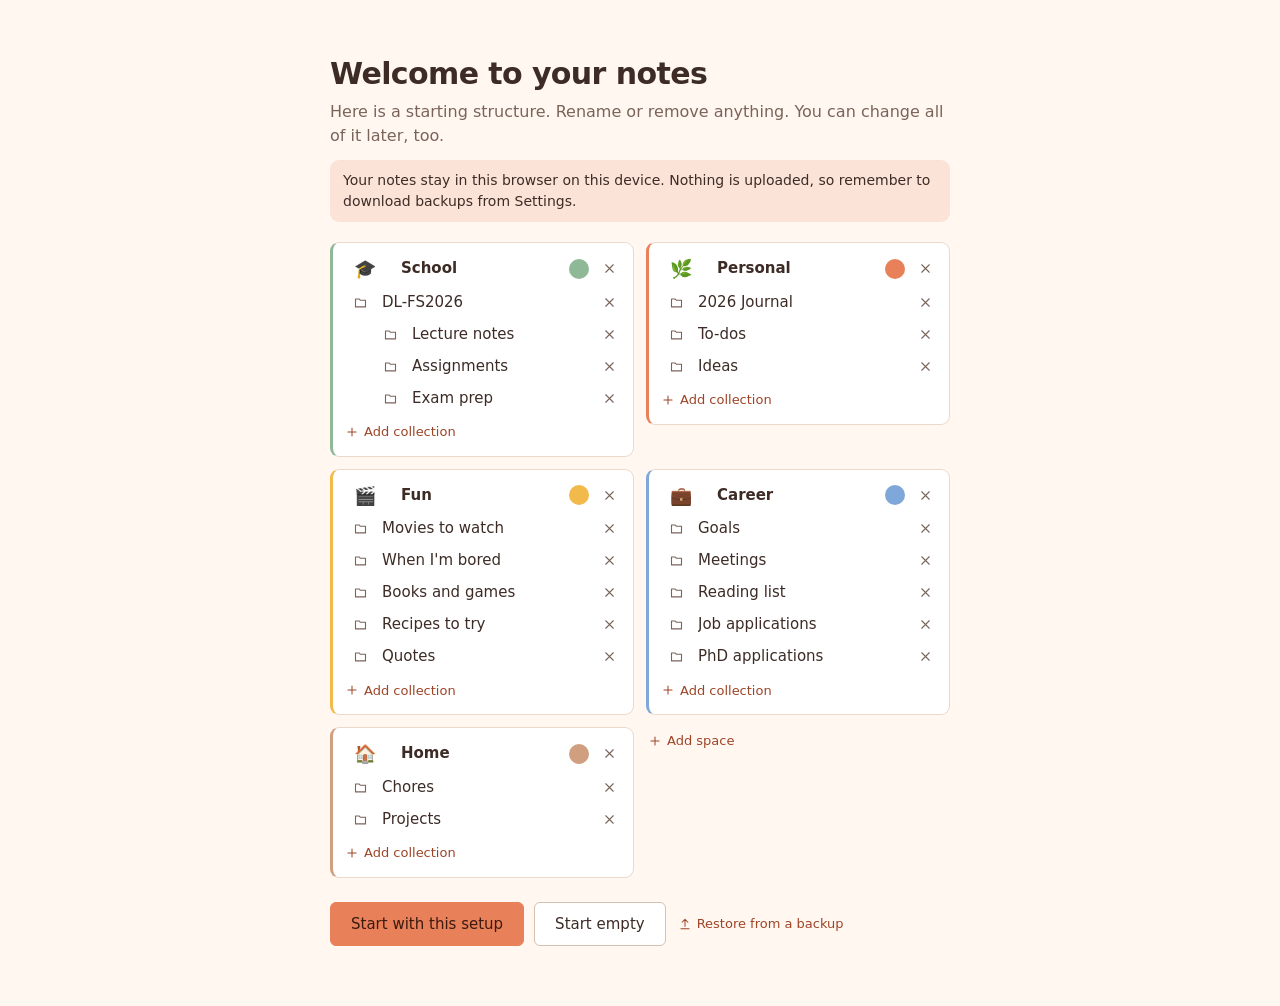
<file: index.html>
<!doctype html>
<html lang="en">
<head>
  <meta charset="utf-8">
  <meta name="viewport" content="width=device-width, initial-scale=1, viewport-fit=cover">
  <title>Notes</title>
  <meta name="description" content="A private, offline notes app. Everything stays in this browser.">
  <meta name="color-scheme" content="light dark">
  <!-- Enforces the promise of no external requests, and blocks scripts injected through note content. -->
  <meta http-equiv="Content-Security-Policy" content="default-src 'self'; img-src 'self' data: blob:; style-src 'self' https://accounts.google.com/gsi/style; script-src 'self' https://accounts.google.com/gsi/client; connect-src 'self' data: https://www.googleapis.com/drive/ https://www.googleapis.com/upload/drive/ https://www.googleapis.com/calendar/ https://accounts.google.com/gsi/ https://oauth2.googleapis.com/revoke https://*.workers.dev; frame-src 'self' https://accounts.google.com/gsi/; base-uri 'none'; form-action 'none'; object-src 'none'">
  <link rel="icon" href="data:image/svg+xml,%3Csvg xmlns='http://www.w3.org/2000/svg' viewBox='0 0 32 32'%3E%3Crect width='32' height='32' rx='7' fill='%23e8805a'/%3E%3Cpath d='M9 10h14M9 16h14M9 22h9' stroke='%23fff7f0' stroke-width='2.500' stroke-linecap='round'/%3E%3C/svg%3E">
  <link rel="apple-touch-icon" href="apple-touch-icon.png">
  <link rel="manifest" href="manifest.webmanifest">
  <meta name="theme-color" content="#fff7f0" media="(prefers-color-scheme: light)">
  <meta name="theme-color" content="#231a17" media="(prefers-color-scheme: dark)">
  <meta name="mobile-web-app-capable" content="yes">
  <meta name="apple-mobile-web-app-capable" content="yes">
  <meta name="apple-mobile-web-app-title" content="Notes">
  <link rel="stylesheet" href="css/theme.css">
  <link rel="stylesheet" href="css/app.css">
  <link rel="stylesheet" href="css/editor.css">
  <link rel="stylesheet" href="css/fields.css">
  <link rel="stylesheet" href="css/organize.css">
  <link rel="stylesheet" href="css/dashboard.css">
  <link rel="stylesheet" href="css/study.css">
  <link rel="stylesheet" href="css/timetable.css">
  <link rel="stylesheet" href="css/polish.css">
  <link rel="stylesheet" href="css/engage.css">
  <script src="js/boot.js"></script>
  <script type="module" src="js/app.js"></script>
</head>
<body>
  <div id="boot" class="boot">
    <p id="boot-loading" class="boot-loading">Opening your notes…</p>
    <div id="notice-file" class="boot-notice" hidden>
      <h1>This app needs a small local server</h1>
      <p>Browsers block JavaScript modules on pages opened directly from a file, so the app can't start this way. There are two ways to run it:</p>
      <h2>On your computer</h2>
      <p>In a terminal, go to this folder and run:</p>
      <pre><code>python3 -m http.server 8000</code></pre>
      <p>Then open <code>http://localhost:8000</code>.</p>
      <h2>Online</h2>
      <p>Publish the folder with GitHub Pages. Your notes still stay in your browser and are never uploaded.</p>
    </div>
    <div id="notice-failed" class="boot-notice" hidden>
      <h1>The app couldn't start</h1>
      <p>Try reloading the page. If that doesn't help, update your browser to a recent version. Your saved notes aren't affected.</p>
    </div>
    <noscript><div class="boot-notice"><h1>JavaScript is required</h1><p>This app runs entirely in your browser, so it needs JavaScript turned on.</p></div></noscript>
  </div>
</body>
</html>
</file>
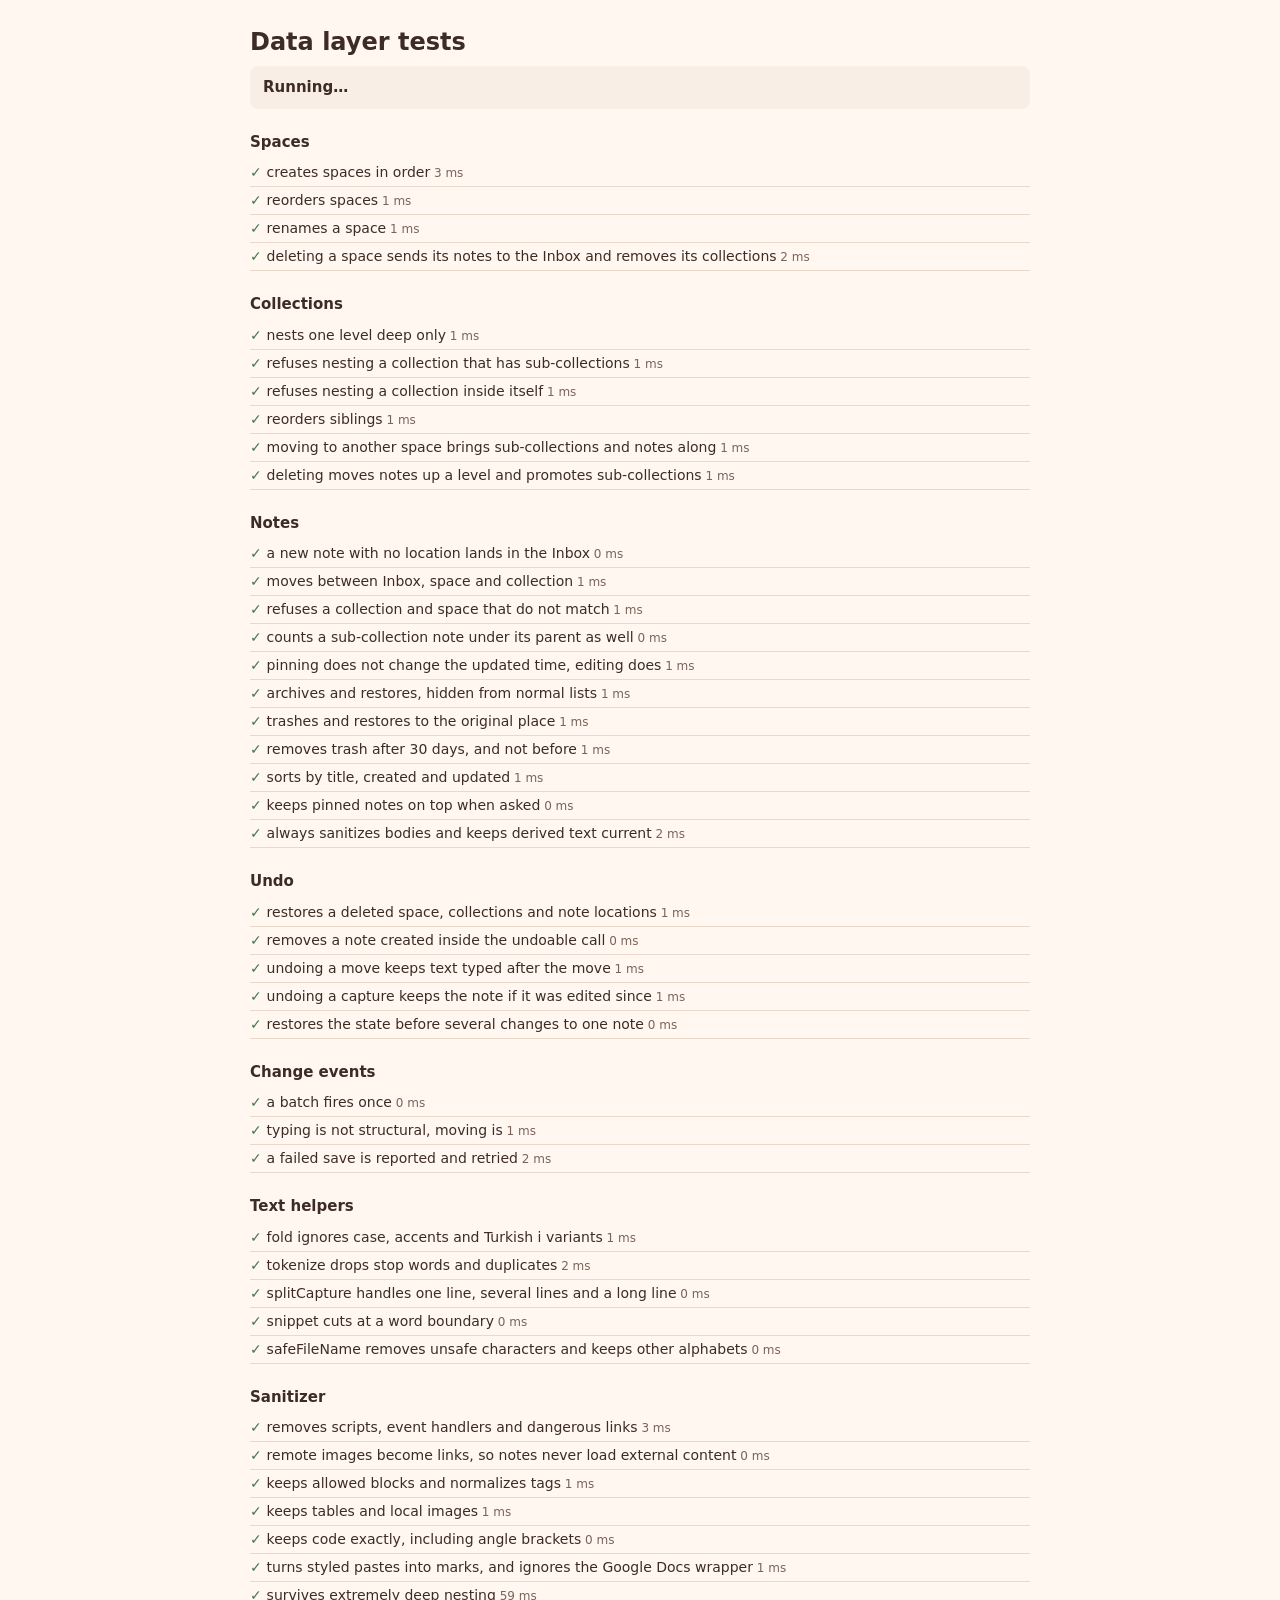
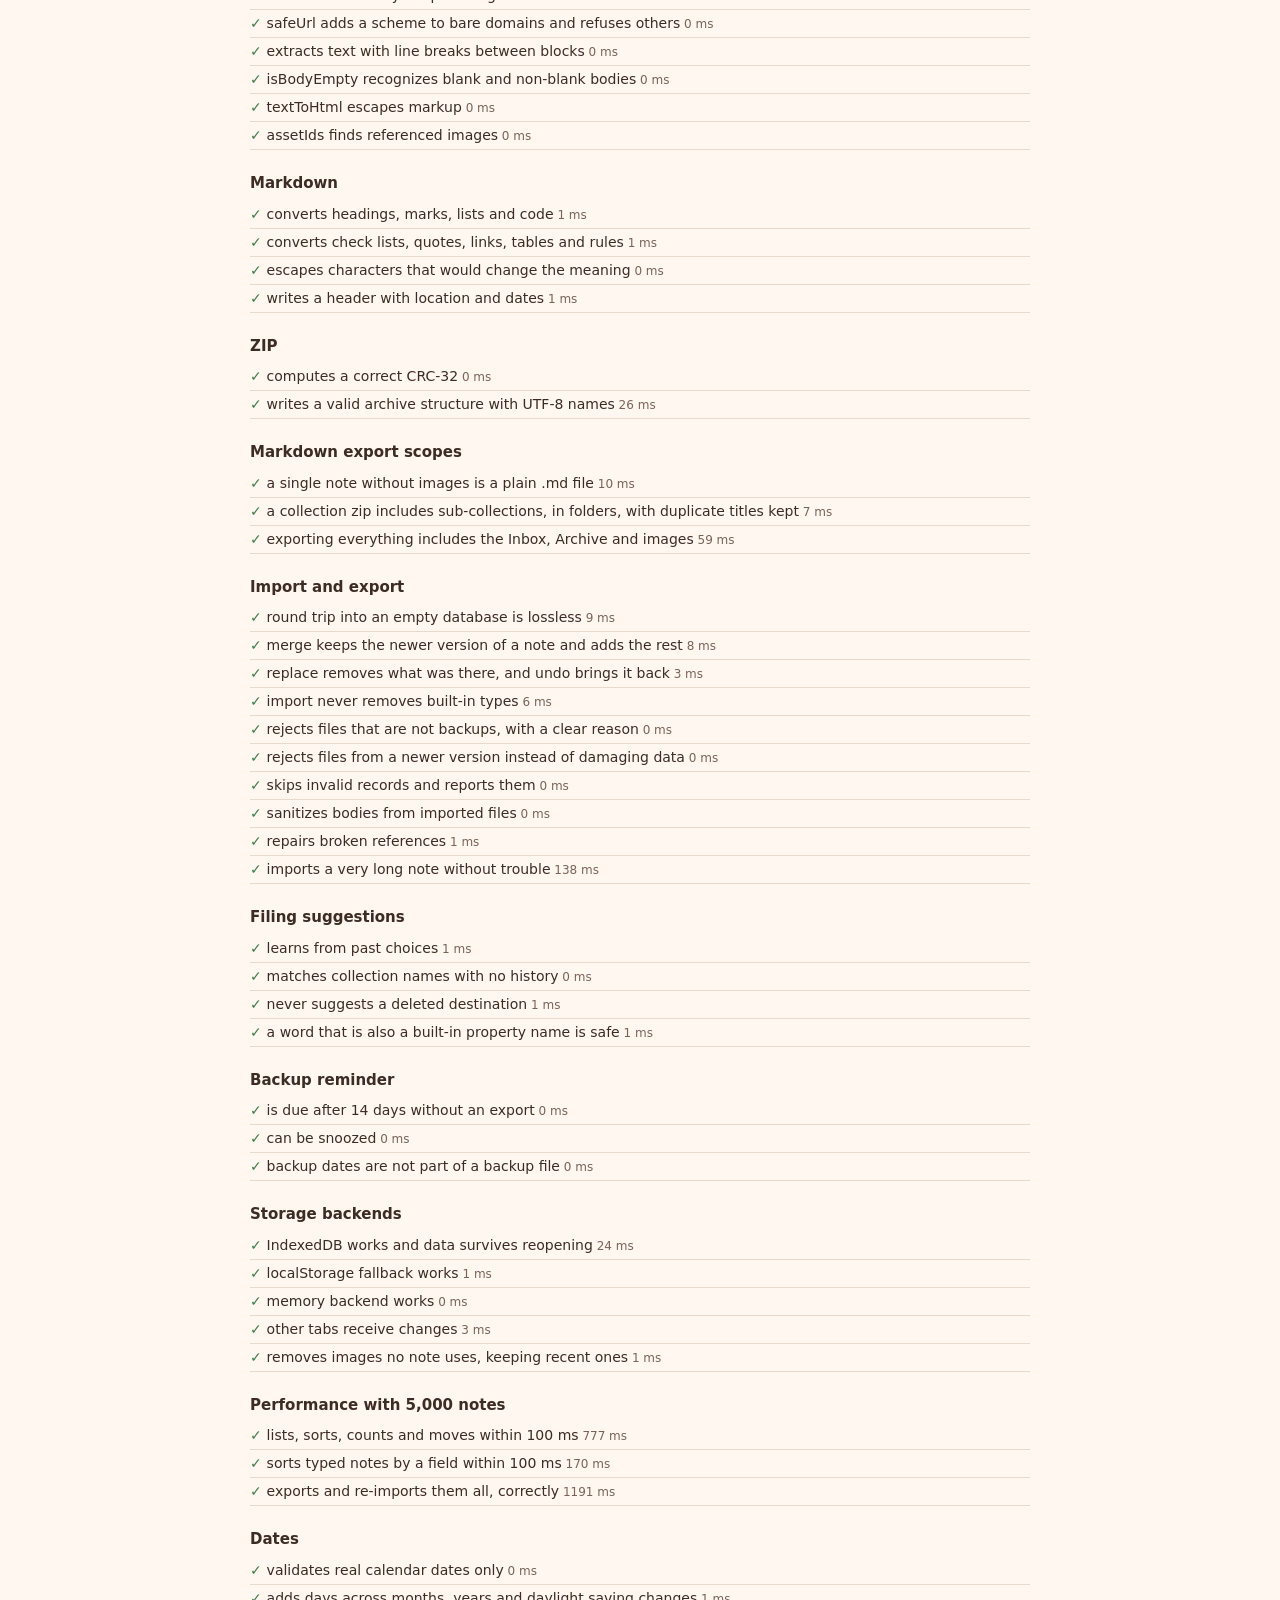
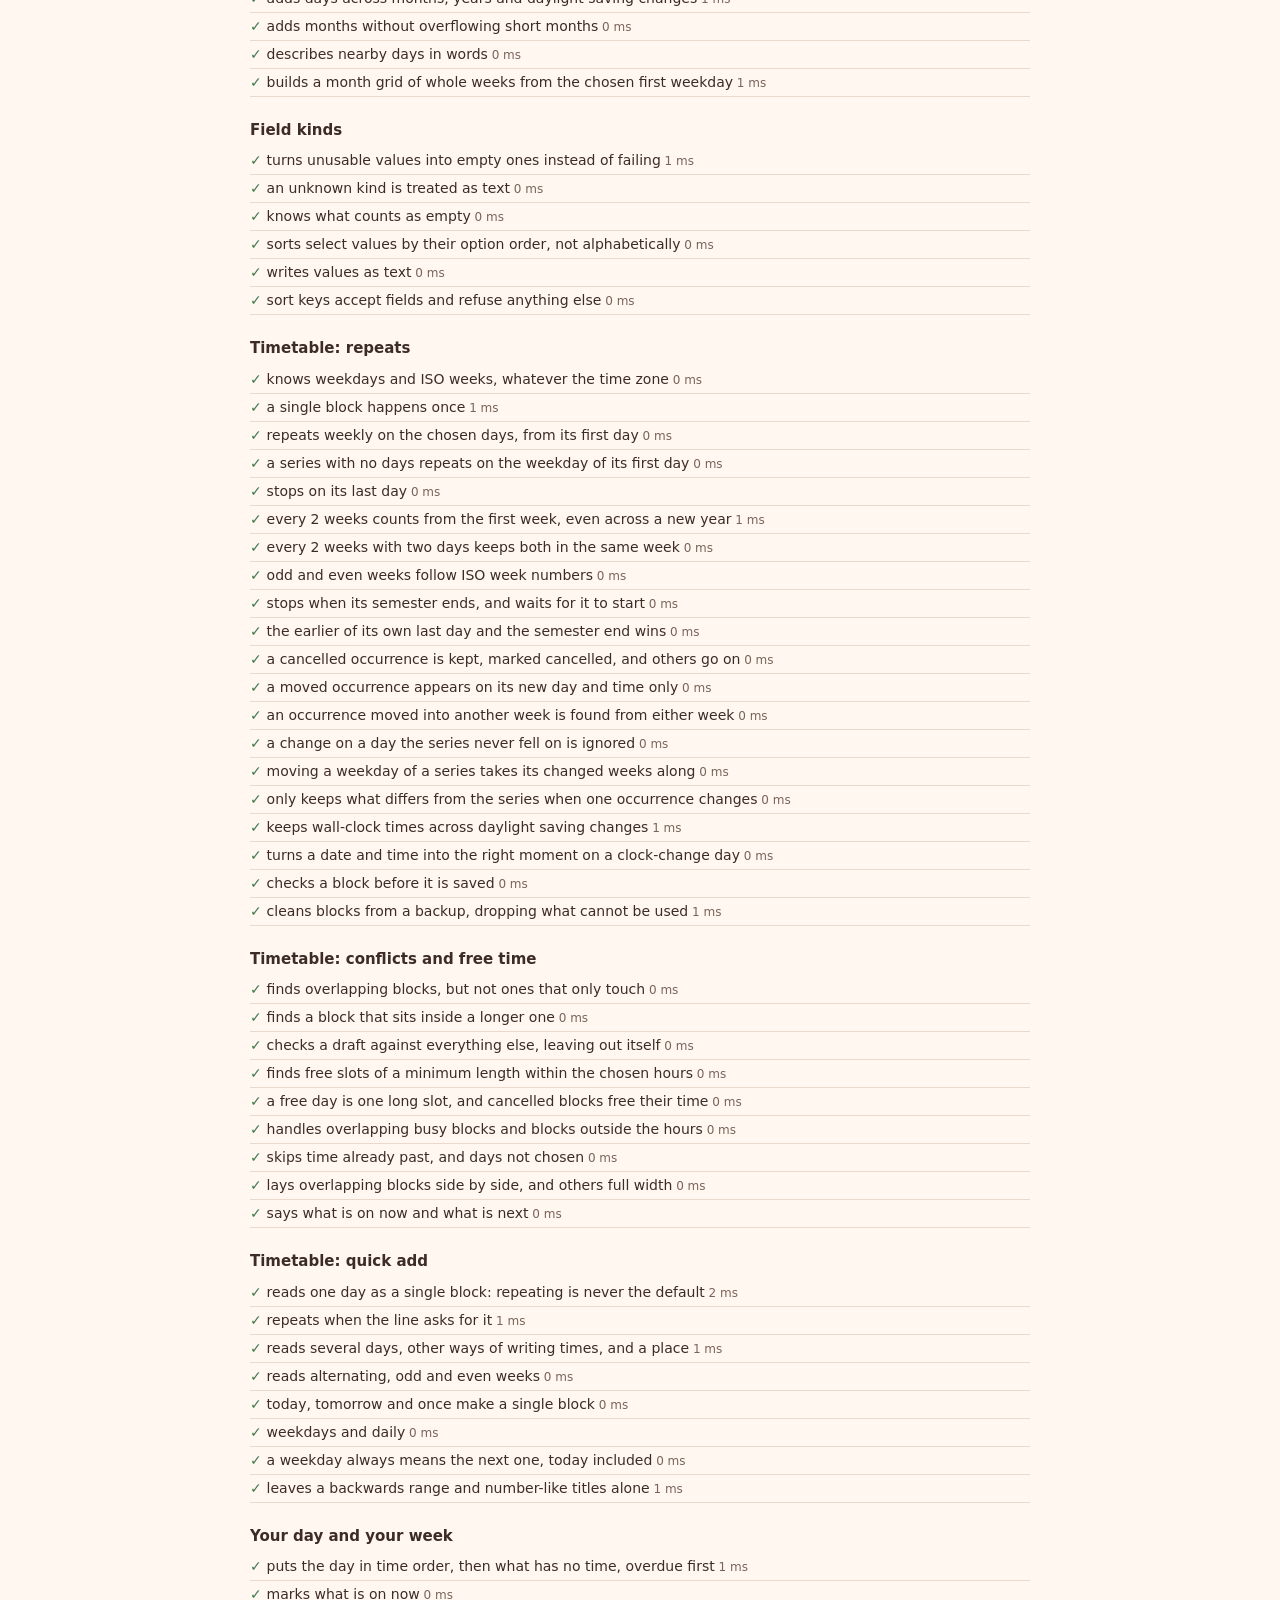
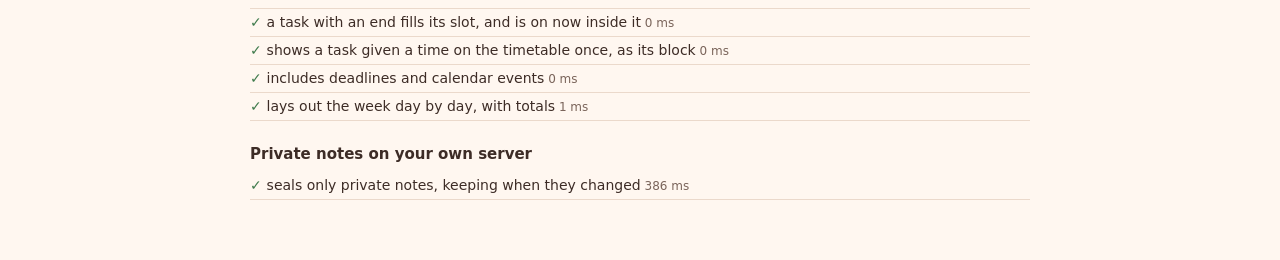
<file: tests.html>
<!doctype html>
<html lang="en">
<head>
  <meta charset="utf-8">
  <meta name="viewport" content="width=device-width, initial-scale=1">
  <title>Data layer tests</title>
  <link rel="icon" href="data:,">
  <link rel="stylesheet" href="css/theme.css">
  <link rel="stylesheet" href="css/tests.css">
</head>
<body>
  <main class="tests">
    <h1>Data layer tests</h1>
    <p id="summary" role="status" class="summary">Running…</p>
    <div id="results"></div>
  </main>
  <script type="module" src="js/tests/run.js"></script>
</body>
</html>
</file>
<file: css/theme.css>
/*
 * theme.css: design tokens, "Peach and sage". All colors are defined here, once for light and
 * once for dark; everything else refers to these variables and never to a hex value.
 *
 * Rules:
 *   - Coral (--accent) is only for primary buttons, progress bars, the active sidebar item and
 *     key highlights (today, counts that need attention). The cream and white base carries the rest.
 *   - Text never uses a fill color. --accent, --danger, --success and --warning are too light
 *     for text on cream, so each has an -ink partner that meets WCAG AA (4.5:1) on --bg, --sidebar,
 *     --card and --accent-soft. In dark mode the fill colors are light enough and the inks match them.
 *   - A space's color tints its notes, tags, timetable blocks and dashboard items: a soft mix for
 *     backgrounds and the solid color for small markers, always with --text on top.
 *   - Color never shows state on its own; an icon or a label goes with it.
 * --chart-line is checked for data marks (lightness, chroma, 3:1 contrast) against each theme's --bg.
 */
:root {
  color-scheme: light;

  /* The palette */
  --bg: #fff7f0;
  --sidebar: #f7e8dc;
  --card: #ffffff;
  --text: #3d2c26;
  --text-muted: #7a645a;
  --border: #ebd9cb;
  --accent: #e8805a;
  --accent-hover: #d96d46;
  --on-accent: #3d1a0e;
  --accent-soft: #fbe3d8;
  --space-school: #8fb996;
  --space-personal: #e8805a;
  --space-fun: #f2b94b;
  --space-career: #7fa7d9;
  --success: #6fa57a;
  --warning: #e0a23a;
  --danger: #d2574e;
  --radius: 9px;
  --focus-ring: #b4532f;

  /* Derived from the palette */
  --text-faint: var(--text-muted);
  --accent-ink: #9e4426;
  --danger-ink: #a63a33;
  --danger-hover: #8f2f29;
  --danger-soft: #f9e1dc;
  --success-ink: #3e7a4b;
  --warning-ink: #8a5a12;
  --warning-soft: #fcefd6;
  --warning-border: #ecc98a;
  --star: #b7791f;
  --on-space: #3d2c26;
  --border-strong: #d8c0ae;
  --bg-hover: rgba(122, 70, 40, 0.06);
  --bg-active: rgba(122, 70, 40, 0.1);
  --sidebar-hover: rgba(255, 255, 255, 0.6);
  --bg-code: #f9eee5;
  --chart-line: #c25a34;

  /* Space colors: twelve warm pastels. The first four are the default spaces' colors. */
  --c-sage: var(--space-school);
  --c-coral: var(--space-personal);
  --c-amber: var(--space-fun);
  --c-sky: var(--space-career);
  --c-rose: #e89aab;
  --c-plum: #b49cd6;
  --c-peach: #f5b08e;
  --c-teal: #7fc0b6;
  --c-clay: #cf9f80;
  --c-moss: #afbf78;
  --c-mauve: #cc94b6;
  --c-slate: #ab9f98;

  --shadow-sm: 0 1px 2px rgba(80, 45, 25, 0.08);
  --shadow-md: 0 8px 28px rgba(80, 45, 25, 0.14), 0 1px 3px rgba(80, 45, 25, 0.08);
  --scrim: rgba(61, 44, 38, 0.38);
  --transition-colors: color 0.2s ease, background-color 0.2s ease, border-color 0.2s ease, box-shadow 0.2s ease;

  --font-ui: system-ui, -apple-system, "Segoe UI", Roboto, "Helvetica Neue", Arial, sans-serif;
  --font-read: "Iowan Old Style", "Palatino Linotype", Palatino, Charter, Georgia, "Noto Serif", serif;
  --font-mono: ui-monospace, "SF Mono", SFMono-Regular, Menlo, Consolas, "Liberation Mono", monospace;

  --radius-sm: 6px;
  --radius-lg: 14px;
  --sidebar-width: 272px;
  --content-width: 760px;
  --gutter: 16px;
}

:root[data-theme="dark"] {
  color-scheme: dark;

  --bg: #231a17;
  --sidebar: #1b1311;
  --card: #2e2320;
  --text: #fbede3;
  --text-muted: #c2a99b;
  --border: #433430;
  --accent: #f29b7a;
  --accent-hover: #f7ae92;
  --on-accent: #2b120a;
  --accent-soft: #4a2e25;
  --space-school: #a9d1b0;
  --space-personal: #f29b7a;
  --space-fun: #f5c86a;
  --space-career: #9dbee8;
  --success: #8fc79a;
  --warning: #f0bc5e;
  --danger: #ee857c;
  --focus-ring: #f7ae92;

  --accent-ink: #f29b7a;
  --danger-ink: #ee857c;
  --danger-hover: #f39a92;
  --danger-soft: #42231f;
  --success-ink: #8fc79a;
  --warning-ink: #f0bc5e;
  --warning-soft: #3a2c1a;
  --warning-border: #6a5128;
  --star: #f5c86a;
  --on-space: #231a17;
  --border-strong: #5f4b44;
  --bg-hover: rgba(251, 237, 227, 0.06);
  --bg-active: rgba(251, 237, 227, 0.1);
  --sidebar-hover: rgba(251, 237, 227, 0.06);
  --bg-code: #382b27;
  --chart-line: #d9704b;

  --c-rose: #f0b2bf;
  --c-plum: #c8b5e6;
  --c-peach: #f8c4a9;
  --c-teal: #9dd3cb;
  --c-clay: #e0b89c;
  --c-moss: #c6d396;
  --c-mauve: #ddaecb;
  --c-slate: #c4b8b1;

  --shadow-sm: 0 1px 2px rgba(0, 0, 0, 0.4);
  --shadow-md: 0 8px 28px rgba(0, 0, 0, 0.55), 0 1px 3px rgba(0, 0, 0, 0.4);
  --scrim: rgba(0, 0, 0, 0.55);
}

@media (prefers-color-scheme: dark) {
  :root:not([data-theme="light"]) {
    color-scheme: dark;

    --bg: #231a17;
    --sidebar: #1b1311;
    --card: #2e2320;
    --text: #fbede3;
    --text-muted: #c2a99b;
    --border: #433430;
    --accent: #f29b7a;
    --accent-hover: #f7ae92;
    --on-accent: #2b120a;
    --accent-soft: #4a2e25;
    --space-school: #a9d1b0;
    --space-personal: #f29b7a;
    --space-fun: #f5c86a;
    --space-career: #9dbee8;
    --success: #8fc79a;
    --warning: #f0bc5e;
    --danger: #ee857c;
    --focus-ring: #f7ae92;

    --accent-ink: #f29b7a;
    --danger-ink: #ee857c;
    --danger-hover: #f39a92;
    --danger-soft: #42231f;
    --success-ink: #8fc79a;
    --warning-ink: #f0bc5e;
    --warning-soft: #3a2c1a;
    --warning-border: #6a5128;
    --star: #f5c86a;
    --on-space: #231a17;
    --border-strong: #5f4b44;
    --bg-hover: rgba(251, 237, 227, 0.06);
    --bg-active: rgba(251, 237, 227, 0.1);
    --sidebar-hover: rgba(251, 237, 227, 0.06);
    --bg-code: #382b27;
    --chart-line: #d9704b;

    --c-rose: #f0b2bf;
    --c-plum: #c8b5e6;
    --c-peach: #f8c4a9;
    --c-teal: #9dd3cb;
    --c-clay: #e0b89c;
    --c-moss: #c6d396;
    --c-mauve: #ddaecb;
    --c-slate: #c4b8b1;

    --shadow-sm: 0 1px 2px rgba(0, 0, 0, 0.4);
    --shadow-md: 0 8px 28px rgba(0, 0, 0, 0.55), 0 1px 3px rgba(0, 0, 0, 0.4);
    --scrim: rgba(0, 0, 0, 0.55);
  }
}

/* A space's color is available as --space anywhere inside an element tagged with it. */
[data-color="sage"] { --space: var(--c-sage); }
[data-color="coral"] { --space: var(--c-coral); }
[data-color="amber"] { --space: var(--c-amber); }
[data-color="sky"] { --space: var(--c-sky); }
[data-color="rose"] { --space: var(--c-rose); }
[data-color="plum"] { --space: var(--c-plum); }
[data-color="peach"] { --space: var(--c-peach); }
[data-color="teal"] { --space: var(--c-teal); }
[data-color="clay"] { --space: var(--c-clay); }
[data-color="moss"] { --space: var(--c-moss); }
[data-color="mauve"] { --space: var(--c-mauve); }
[data-color="slate"] { --space: var(--c-slate); }

/* Soft color changes on hover and selection; app.css turns them off for reduced motion. */
a, button, input, select, textarea, summary, .chip, .card, .note-row, .nav-link, .tt-block, .swatch {
  transition: var(--transition-colors);
}
</file>
<file: css/app.css>
/*
 * app.css: layout and components. Mobile first: the base styles are for phones, and the
 * min-width media query near the end adds the permanent sidebar.
 */

/* -- Base --------------------------------------------------------------------------- */

*, *::before, *::after { box-sizing: border-box; }

html { height: 100%; -webkit-text-size-adjust: 100%; }

body {
  margin: 0;
  min-height: 100%;
  background: var(--bg);
  color: var(--text);
  font-family: var(--font-ui);
  font-size: 15px;
  line-height: 1.5;
  -webkit-font-smoothing: antialiased;
}

h1, h2, h3, p, ul, ol, dl, dd, fieldset { margin: 0; padding: 0; }
ul, ol { list-style: none; }
fieldset { border: 0; }
a { color: inherit; }
button, input, select, textarea { font: inherit; color: inherit; }
button { cursor: pointer; }
button:disabled { cursor: default; }
[hidden] { display: none !important; }

:focus-visible { outline: 2px solid var(--focus-ring); outline-offset: 2px; border-radius: 4px; }
[tabindex="-1"]:focus { outline: none; }

kbd {
  display: inline-block;
  min-width: 1.5em;
  padding: 0 0.35em;
  border: 1px solid var(--border-strong);
  border-bottom-width: 2px;
  border-radius: 4px;
  background: var(--card);
  color: var(--text-muted);
  font-family: var(--font-ui);
  font-size: 0.78em;
  line-height: 1.5;
  text-align: center;
}

.sr-only {
  position: absolute;
  width: 1px;
  height: 1px;
  overflow: hidden;
  clip-path: inset(50%);
  white-space: nowrap;
}

.skip-link {
  position: fixed;
  top: 8px;
  left: 8px;
  z-index: 100;
  padding: 8px 14px;
  border-radius: var(--radius-sm);
  background: var(--accent);
  color: var(--on-accent);
  transform: translateY(-200%);
}
.skip-link:focus { transform: none; }

@media (prefers-reduced-motion: reduce) {
  *, *::before, *::after { animation-duration: 0.01ms !important; transition-duration: 0.01ms !important; scroll-behavior: auto !important; }
}

/* -- Startup screens ------------------------------------------------------------------ */

.boot { display: flex; min-height: 100vh; align-items: center; justify-content: center; padding: var(--gutter); }
.boot-loading { color: var(--text-muted); }
.boot-notice { display: flex; flex-direction: column; gap: 12px; max-width: 520px; }
.boot-notice h1 { font-size: 24px; line-height: 1.25; }
.boot-notice h2 { margin-top: 8px; font-size: 16px; }
.boot-notice pre { margin: 0; padding: 12px 14px; overflow-x: auto; border-radius: var(--radius); background: var(--bg-code); font-family: var(--font-mono); font-size: 14px; }
.boot-notice code { font-family: var(--font-mono); }

/* -- Buttons and fields ---------------------------------------------------------------- */

.btn {
  display: inline-flex;
  align-items: center;
  justify-content: center;
  gap: 7px;
  min-height: 36px;
  padding: 6px 13px;
  border: 1px solid var(--border-strong);
  border-radius: var(--radius-sm);
  background: var(--card);
  color: var(--text);
  font-size: 14px;
  font-weight: 500;
  line-height: 1.2;
  text-decoration: none;
  white-space: nowrap;
}
.btn:hover:not(:disabled) { background: var(--bg-hover); }
.btn:disabled { opacity: 0.5; }
.btn kbd { margin-left: 2px; }
.btn-primary { border-color: var(--accent); background: var(--accent); color: var(--on-accent); }
.btn-primary:hover:not(:disabled) { border-color: var(--accent-hover); background: var(--accent-hover); }
.btn-primary kbd { border-color: transparent; background: rgba(255, 255, 255, 0.2); color: inherit; }
.btn-danger { border-color: var(--danger-ink); background: var(--danger-ink); color: var(--card); }
.btn-danger:hover:not(:disabled) { border-color: var(--danger-hover); background: var(--danger-hover); }
.btn-danger-quiet { color: var(--danger-ink); }
.btn-danger-quiet:hover:not(:disabled) { background: var(--danger-soft); }
.btn-small { min-height: 30px; padding: 3px 10px; font-size: 13px; }
.btn-large { min-height: 44px; padding: 8px 20px; font-size: 15px; }
.btn-more { display: flex; width: 100%; margin-top: 12px; }

.btn-link {
  display: inline-flex;
  align-items: center;
  gap: 5px;
  padding: 4px 2px;
  border: 0;
  background: none;
  color: var(--accent-ink);
  font-size: 13px;
  font-weight: 500;
}
.btn-link:hover { text-decoration: underline; }

.icon-btn {
  display: inline-flex;
  flex: none;
  align-items: center;
  justify-content: center;
  width: 34px;
  height: 34px;
  padding: 0;
  border: 0;
  border-radius: var(--radius-sm);
  background: none;
  color: var(--text-muted);
}
.icon-btn:hover:not(:disabled) { background: var(--bg-hover); color: var(--text); }
.icon-btn.is-on { color: var(--accent-ink); }
.icon-btn.is-on svg { fill: currentColor; }

.input, .select {
  width: 100%;
  min-height: 38px;
  padding: 7px 10px;
  border: 1px solid var(--border-strong);
  border-radius: var(--radius-sm);
  background: var(--card);
  color: var(--text);
}
.input:focus, .select:focus { border-color: var(--focus-ring); outline: 2px solid var(--accent-soft); outline-offset: 0; }
.select { width: auto; min-height: 32px; padding: 4px 8px; font-size: 13px; }
.input-emoji { width: 58px; text-align: center; font-size: 18px; }
.input-quiet { border-color: transparent; background: transparent; }
.input-quiet:hover { border-color: var(--border); }

.field { display: block; margin-bottom: 14px; }
.field-label { display: block; margin-bottom: 5px; color: var(--text-muted); font-size: 13px; font-weight: 500; }
.field-error { margin-top: -8px; margin-bottom: 8px; color: var(--danger-ink); font-size: 13px; }
.field-error:empty { display: none; }
.field-row { display: flex; gap: 10px; }
.field-narrow { flex: none; }
.field-grow { flex: 1; min-width: 0; }

.emoji-row { display: flex; flex-wrap: wrap; gap: 2px; margin: -6px 0 14px; }
.emoji-btn { width: 34px; height: 34px; padding: 0; border: 0; border-radius: var(--radius-sm); background: none; font-size: 18px; }
.emoji-btn:hover { background: var(--bg-hover); }

.swatches { display: flex; flex-wrap: wrap; gap: 6px; }
.swatch {
  display: inline-flex;
  align-items: center;
  justify-content: center;
  width: 28px;
  height: 28px;
  padding: 0;
  border: 0;
  border-radius: 50%;
  background: var(--space);
  color: var(--on-space);
}
.swatch svg { visibility: hidden; }
.swatch[aria-checked="true"] svg { visibility: visible; }
.swatch-cycle { flex: none; width: 20px; height: 20px; }

.radio-group { display: flex; flex-direction: column; gap: 10px; margin-top: 14px; }
.radio { display: flex; align-items: flex-start; gap: 9px; }
.radio input { margin: 4px 0 0; accent-color: var(--accent-ink); }
.radio-hint { display: block; color: var(--text-muted); font-size: 13px; }

/* -- App shell ------------------------------------------------------------------------- */

.app { min-height: 100vh; min-height: 100dvh; }

.topbar {
  position: sticky;
  top: 0;
  z-index: 20;
  display: flex;
  align-items: center;
  gap: 6px;
  height: 50px;
  padding: 0 8px;
  border-bottom: 1px solid var(--border);
  background: var(--bg);
}
.topbar-title { overflow: hidden; font-weight: 600; text-overflow: ellipsis; white-space: nowrap; }

.sidebar {
  position: fixed;
  inset: 0 auto 0 0;
  z-index: 40;
  display: flex;
  flex-direction: column;
  width: min(84vw, var(--sidebar-width));
  overflow-y: auto;
  overscroll-behavior: contain;
  border-right: 1px solid var(--border);
  background: var(--sidebar);
  transform: translateX(-102%);
  visibility: hidden;
  transition: transform 0.18s ease, visibility 0.18s;
}
.sidebar-open .sidebar { transform: none; visibility: visible; }

.scrim { position: fixed; inset: 0; z-index: 30; display: none; background: var(--scrim); }
.sidebar-open .scrim { display: block; }

.sidebar-top { position: sticky; top: 0; z-index: 2; padding: 12px 10px 8px; background: var(--sidebar); }

.capture-button {
  display: flex;
  align-items: center;
  width: 100%;
  gap: 8px;
  min-height: 38px;
  padding: 6px 10px;
  border: 1px solid var(--border-strong);
  border-radius: var(--radius);
  background: var(--card);
  box-shadow: var(--shadow-sm);
  font-weight: 500;
}
.capture-button:hover { border-color: var(--accent-ink); }
.capture-button span { flex: 1; text-align: left; }

.sidebar-nav { display: flex; flex: 1; flex-direction: column; gap: 2px; padding: 2px 10px 14px; }
.nav-list { display: flex; flex-direction: column; gap: 1px; }
.nav-list-bottom { margin-top: auto; padding-top: 18px; }

.nav-section-head { display: flex; align-items: center; justify-content: space-between; margin-top: 14px; padding-left: 8px; }
.nav-section-head .icon-btn { width: 28px; height: 28px; }
.nav-heading { color: var(--text-faint); font-size: 12px; font-weight: 600; letter-spacing: 0.04em; text-transform: uppercase; }
.nav-empty { padding: 4px 8px; color: var(--text-muted); font-size: 13px; }

.nav-row { position: relative; display: flex; align-items: center; min-width: 0; border-radius: var(--radius-sm); }
.nav-row-collection { padding-left: calc(10px + var(--depth, 0) * 16px); }
.nav-row.is-dragging { opacity: 0.4; }
.nav-row[data-drop="into"] { background: var(--accent-soft); box-shadow: inset 0 0 0 2px var(--accent); }
.nav-row[data-drop="before"]::before,
.nav-row[data-drop="after"]::before {
  content: "";
  position: absolute;
  right: 0;
  left: 0;
  height: 2px;
  border-radius: 1px;
  background: var(--accent);
}
.nav-row[data-drop="before"]::before { top: -1px; }
.nav-row[data-drop="after"]::before { bottom: -1px; }

.nav-link {
  display: flex;
  flex: 1;
  align-items: center;
  min-width: 0;
  min-height: 34px;
  gap: 9px;
  padding: 5px 8px;
  border-radius: var(--radius-sm);
  color: var(--text);
  text-decoration: none;
}
.nav-link svg { flex: none; color: var(--text-muted); }
.nav-link:hover { background: var(--sidebar-hover); }
.nav-link.is-current { background: var(--accent-soft); box-shadow: inset 3px 0 0 var(--accent); font-weight: 600; }
.nav-link.is-current .nav-count:not(.nav-count-attention), .nav-link.is-current svg { color: var(--text); }
.nav-label { flex: 1; min-width: 0; overflow: hidden; text-overflow: ellipsis; white-space: nowrap; }
.nav-emoji { flex: none; width: 20px; font-size: 15px; text-align: center; }
.nav-count { flex: none; color: var(--text-muted); font-size: 12px; font-variant-numeric: tabular-nums; }
.nav-count-attention { padding: 0 7px; border-radius: 10px; background: var(--accent); color: var(--on-accent); font-weight: 600; }

.nav-row-space .nav-link.is-current { box-shadow: inset 3px 0 0 var(--space); }
.nav-toggle { width: 22px; height: 26px; margin-right: -2px; }
.nav-toggle-gap { flex: none; width: 20px; }
.nav-more { position: absolute; right: 2px; width: 28px; height: 28px; background: var(--sidebar); opacity: 0; }
.nav-more:hover { background: var(--sidebar-hover); }
.nav-row:hover .nav-more, .nav-row:focus-within .nav-more, .nav-more:focus-visible { opacity: 1; }
@media (hover: none) {
  .nav-more { position: static; flex: none; background: none; opacity: 1; }
}

/* Positioned so hidden screen reader text stays inside these scroll areas instead of stretching the page. */
.main-content { min-width: 0; }
.main { position: relative; min-height: calc(100dvh - 50px); }
.main:focus { outline: none; }

.fab {
  position: fixed;
  right: 18px;
  bottom: calc(18px + env(safe-area-inset-bottom));
  z-index: 15;
  display: flex;
  align-items: center;
  justify-content: center;
  width: 54px;
  height: 54px;
  border: 0;
  border-radius: 50%;
  background: var(--accent);
  box-shadow: var(--shadow-md);
  color: var(--on-accent);
}
.fab:hover { background: var(--accent-hover); }

/* -- Banners and toasts ------------------------------------------------------------------ */

.banners { display: flex; flex-direction: column; }
.banner {
  display: flex;
  flex-wrap: wrap;
  align-items: center;
  gap: 8px 12px;
  padding: 9px var(--gutter);
  border-bottom: 1px solid var(--warning-border);
  background: var(--warning-soft);
  font-size: 14px;
}
.banner-text { flex: 1 1 260px; }

.toasts {
  position: fixed;
  right: 0;
  bottom: calc(84px + env(safe-area-inset-bottom));
  left: 0;
  z-index: 70;
  display: flex;
  flex-direction: column;
  align-items: center;
  gap: 8px;
  padding: 0 var(--gutter);
  pointer-events: none;
}
.toast {
  display: flex;
  align-items: center;
  max-width: 100%;
  gap: 6px;
  padding: 7px 8px 7px 14px;
  border-radius: var(--radius);
  background: var(--text);
  box-shadow: var(--shadow-md);
  color: var(--bg);
  font-size: 14px;
  pointer-events: auto;
}
.toast-error { background: var(--danger-ink); color: var(--card); }
.toast-text { min-width: 0; overflow-wrap: anywhere; }
.toast-action { padding: 3px 9px; border: 0; border-radius: var(--radius-sm); background: rgba(127, 127, 127, 0.28); color: inherit; font-size: 13px; font-weight: 600; }
.toast-close { display: inline-flex; padding: 5px; border: 0; background: none; color: inherit; opacity: 0.7; }
.toast-close:hover { opacity: 1; }

/* -- Dialogs and menus ------------------------------------------------------------------- */

.dialog {
  width: min(460px, calc(100vw - 2 * var(--gutter)));
  max-height: calc(100dvh - 2 * var(--gutter));
  padding: 0;
  overflow: auto;
  border: 1px solid var(--border);
  border-radius: var(--radius-lg);
  background: var(--card);
  box-shadow: var(--shadow-md);
  color: var(--text);
}
.dialog::backdrop { background: var(--scrim); }
.dialog-inner { padding: 18px; }
.dialog-head { display: flex; align-items: flex-start; justify-content: space-between; gap: 12px; margin-bottom: 12px; }
.dialog-title { font-size: 17px; font-weight: 650; line-height: 1.35; overflow-wrap: anywhere; }
.dialog-text { margin-bottom: 8px; color: var(--text); }
.dialog-note { margin-bottom: 12px; color: var(--text-muted); font-size: 13px; }
.dialog-actions { display: flex; flex-wrap: wrap; justify-content: flex-end; gap: 8px; margin-top: 18px; }

.dialog-capture { width: min(560px, calc(100vw - 2 * var(--gutter))); margin-top: 14vh; overflow: visible; }
.dialog-capture .dialog-inner { padding: 0; }
.capture-box { padding: 14px 16px 10px; }
.capture-input {
  display: block;
  width: 100%;
  border: 0;
  background: transparent;
  font-size: 17px;
  line-height: 1.45;
  outline: none;
  resize: none;
}
.capture-input::placeholder { color: var(--text-faint); }
.capture-foot { display: flex; align-items: center; gap: 10px; margin-top: 10px; }
.capture-hint { display: flex; flex: 1; flex-wrap: wrap; gap: 4px 14px; color: var(--text-muted); font-size: 12px; }
.capture-hint-wide { display: none; }
.capture-save { flex: none; }

.capture-field { display: flex; align-items: flex-end; gap: 10px; margin-bottom: 20px; padding: 8px 8px 8px 14px; border: 1px solid var(--border-strong); border-radius: var(--radius); background: var(--card); box-shadow: var(--shadow-sm); }
.capture-field:focus-within { border-color: var(--focus-ring); outline: 2px solid var(--accent-soft); }
.capture-field .capture-input { flex: 1; min-width: 0; align-self: center; font-size: 15px; }

.dialog-picker .dialog-inner { padding-bottom: 8px; }
.picker-list { max-height: min(380px, 50dvh); margin: 10px -8px 0; overflow-y: auto; }
.picker-item {
  display: flex;
  align-items: center;
  width: 100%;
  min-height: 36px;
  gap: 8px;
  padding: 5px 10px 5px calc(10px + var(--depth, 0) * 16px);
  border: 0;
  border-radius: var(--radius-sm);
  background: none;
  text-align: left;
}
.picker-item:hover { background: var(--bg-hover); }
.picker-item.is-active { background: var(--accent-soft); }
.picker-icon { display: inline-flex; flex: none; width: 20px; justify-content: center; color: var(--text-muted); }
.picker-label { min-width: 0; overflow: hidden; text-overflow: ellipsis; white-space: nowrap; }
.picker-detail { flex: none; max-width: 45%; margin-left: auto; overflow: hidden; color: var(--text-muted); font-size: 12px; text-overflow: ellipsis; white-space: nowrap; }
.picker-empty { padding: 14px 10px; color: var(--text-muted); }

.menu {
  position: fixed;
  z-index: 80;
  min-width: 190px;
  max-width: calc(100vw - 16px);
  max-height: calc(100dvh - 16px);
  padding: 5px;
  overflow-y: auto;
  border: 1px solid var(--border);
  border-radius: var(--radius);
  background: var(--card);
  box-shadow: var(--shadow-md);
}
.menu-item {
  display: flex;
  align-items: center;
  width: 100%;
  min-height: 34px;
  gap: 9px;
  padding: 5px 10px;
  border: 0;
  border-radius: var(--radius-sm);
  background: none;
  font-size: 14px;
  text-align: left;
}
.menu-item svg { flex: none; color: var(--text-muted); }
.menu-item:hover:not(:disabled), .menu-item:focus { background: var(--bg-hover); outline: none; }
.menu-item:disabled { opacity: 0.45; }
.menu-item-danger, .menu-item-danger svg { color: var(--danger-ink); }
.menu-item-danger:hover:not(:disabled), .menu-item-danger:focus { background: var(--danger-soft); }
.menu-sep { height: 1px; margin: 5px 6px; background: var(--border); }

/* -- Pages -------------------------------------------------------------------------------- */

.page { width: 100%; max-width: var(--content-width); margin: 0 auto; padding: 20px var(--gutter) 110px; }
.page-narrow { max-width: 640px; }
.page-head { margin-bottom: 22px; }
.page-eyebrow { margin-bottom: 2px; color: var(--text-muted); font-size: 14px; }
.page-title-row { display: flex; flex-wrap: wrap; align-items: center; justify-content: space-between; gap: 10px 16px; }
.page-title { min-width: 0; font-size: 27px; font-weight: 680; letter-spacing: -0.015em; line-height: 1.2; overflow-wrap: anywhere; }
.page-emoji { margin-right: 10px; }
.page-sub { margin-top: 4px; color: var(--text-muted); }
.page-actions { display: flex; flex-wrap: wrap; gap: 8px; }

.breadcrumbs { margin-bottom: 8px; color: var(--text-muted); font-size: 13px; }
.breadcrumbs ol { display: flex; flex-wrap: wrap; align-items: center; }
.breadcrumbs li { display: flex; align-items: center; min-width: 0; }
.breadcrumbs li + li::before { content: "›"; margin: 0 6px; color: var(--text-faint); }
.breadcrumbs a { text-decoration: none; }
.breadcrumbs a:hover { color: var(--text); text-decoration: underline; }
.breadcrumbs span { overflow: hidden; color: var(--text); text-overflow: ellipsis; white-space: nowrap; max-width: 34ch; }

.section { margin-bottom: 26px; }
.section-head { display: flex; flex-wrap: wrap; align-items: center; justify-content: space-between; gap: 8px; margin-bottom: 8px; }
.section-title { margin-bottom: 8px; color: var(--text-muted); font-size: 13px; font-weight: 600; letter-spacing: 0.02em; }
.section-head .section-title { margin-bottom: 0; }

.callout {
  display: flex;
  align-items: center;
  gap: 10px;
  margin-bottom: 22px;
  padding: 11px 14px;
  border-radius: var(--radius);
  background: var(--accent-soft);
  color: var(--accent-ink);
  text-decoration: none;
}
.callout-text { flex: 1; font-weight: 500; }
.callout-action { font-size: 14px; font-weight: 600; }
.callout:hover .callout-action { text-decoration: underline; }

.folder-grid { display: grid; grid-template-columns: repeat(auto-fill, minmax(190px, 1fr)); gap: 8px; }
.folder-card {
  display: grid;
  grid-template-columns: auto 1fr;
  column-gap: 9px;
  align-items: center;
  padding: 10px 12px;
  border: 1px solid var(--border);
  border-radius: var(--radius);
  background: var(--card);
  text-decoration: none;
}
.folder-card svg { color: var(--space, var(--text-muted)); }
.folder-card:hover { border-color: var(--border-strong); box-shadow: var(--shadow-sm); }
.folder-card-name { min-width: 0; overflow: hidden; font-weight: 500; text-overflow: ellipsis; white-space: nowrap; }
.folder-card-count { grid-column: 2; color: var(--text-muted); font-size: 12px; }

/* -- Note list ---------------------------------------------------------------------------- */

.note-list { border-top: 1px solid var(--border); }
.note-row { position: relative; display: flex; align-items: stretch; border-bottom: 1px solid var(--border); }
.note-link { display: block; flex: 1; min-width: 0; padding: 11px 6px; border-radius: var(--radius-sm); text-decoration: none; }
.note-row:hover { background: var(--bg-hover); }
.note-row-head { display: flex; align-items: center; gap: 5px; }
.note-flag { display: inline-flex; flex: none; color: var(--accent-ink); }
.note-flag svg { fill: currentColor; }
.note-title { min-width: 0; overflow: hidden; font-weight: 550; text-overflow: ellipsis; white-space: nowrap; }
.is-untitled { color: var(--text-muted); font-weight: 400; font-style: italic; }
.note-preview { display: block; margin-top: 1px; overflow: hidden; color: var(--text-muted); font-size: 14px; text-overflow: ellipsis; white-space: nowrap; }
.note-meta { display: flex; flex-wrap: wrap; gap: 2px 10px; margin-top: 3px; color: var(--text-muted); font-size: 12px; }
.note-location { min-width: 0; overflow: hidden; text-overflow: ellipsis; white-space: nowrap; max-width: 100%; }
.note-row-actions { display: flex; flex: none; align-items: center; gap: 4px; padding-left: 4px; }
.note-days-left { display: none; color: var(--text-muted); font-size: 12px; white-space: nowrap; }
@media (hover: hover) {
  .note-row-actions > .icon-btn:only-child { opacity: 0; }
  .note-row:hover .note-row-actions > .icon-btn, .note-row:focus-within .note-row-actions > .icon-btn { opacity: 1; }
}

.empty-line { padding: 10px 0; color: var(--text-muted); }
.empty-state { display: flex; flex-direction: column; align-items: center; padding: 42px 16px; text-align: center; }
.empty-emoji { margin-bottom: 8px; font-size: 34px; line-height: 1.2; }
.empty-title { font-size: 18px; font-weight: 620; }
.empty-text { max-width: 44ch; margin-top: 5px; margin-bottom: 14px; color: var(--text-muted); }

/* -- Note page ----------------------------------------------------------------------------- */

.page-note { padding-top: 12px; }
.note-topbar { display: flex; align-items: flex-start; justify-content: space-between; gap: 12px; margin-bottom: 14px; }
.note-crumbs { flex: 1; min-width: 0; padding-top: 7px; }
.note-crumbs .breadcrumbs { margin: 0; }
.note-actions { display: flex; flex: none; align-items: center; }
.note-done { margin-left: 6px; gap: 4px; }
.note-status { display: inline-flex; flex: none; align-items: center; gap: 3px; min-height: 36px; color: var(--text-muted); font-size: 12px; white-space: nowrap; }
.note-status.is-saved svg { color: var(--success-ink); }
/* On a phone the bar is full. Done confirms with a message, and screen readers still hear this. */
@media (max-width: 520px) {
  .note-status { position: absolute; width: 1px; height: 1px; overflow: hidden; clip: rect(0 0 0 0); white-space: nowrap; }
}
.note-banner { display: flex; flex-wrap: wrap; align-items: center; gap: 8px 10px; margin-bottom: 16px; padding: 9px 13px; border: 1px solid var(--warning-border); border-radius: var(--radius); background: var(--warning-soft); font-size: 14px; }
.note-banner span { flex: 1 1 200px; }

.note-title-input {
  display: block;
  width: 100%;
  margin-bottom: 8px;
  padding: 0;
  overflow: hidden;
  border: 0;
  background: transparent;
  font-size: 30px;
  font-weight: 680;
  letter-spacing: -0.015em;
  line-height: 1.22;
  outline: none;
  resize: none;
}
.note-title-input::placeholder { color: var(--text-faint); font-weight: 500; }

.note-foot { display: flex; flex-wrap: wrap; gap: 4px 14px; margin-top: 30px; padding-top: 10px; border-top: 1px solid var(--border); color: var(--text-muted); font-size: 12px; }
.note-dates { margin-left: auto; }

/* Focus mode: only the writing remains. */
.focus-mode .sidebar, .focus-mode .topbar, .focus-mode .fab, .focus-mode .banners, .focus-mode .scrim,
.focus-mode .note-crumbs, .focus-mode .note-foot, .focus-mode .editor-toolbar { display: none; }
.focus-mode .note-topbar { justify-content: flex-end; opacity: 0.25; transition: opacity 0.15s; }
.focus-mode .note-topbar:hover, .focus-mode .note-topbar:focus-within { opacity: 1; }
.focus-mode .page-note { padding-top: 6vh; }

/* -- Inbox review --------------------------------------------------------------------------- */

.review-count { margin-bottom: 6px; color: var(--text-muted); font-size: 13px; }
.review-progress { height: 4px; margin-bottom: 18px; overflow: hidden; border-radius: 2px; background: var(--border); }
.review-progress-bar { width: var(--progress, 0%); height: 100%; background: var(--accent); transition: width 0.2s ease; }
.review-card { margin-bottom: 22px; padding: 16px 18px; border: 1px solid var(--border); border-radius: var(--radius-lg); background: var(--card); box-shadow: var(--shadow-sm); }
.review-title { font-size: 20px; font-weight: 640; line-height: 1.3; overflow-wrap: anywhere; }
.review-body { max-height: 260px; margin-top: 8px; overflow-y: auto; color: var(--text); font-family: var(--font-read); font-size: 16px; overflow-wrap: anywhere; }
.review-body p + p { margin-top: 6px; }
.review-body img { max-width: 100%; height: auto; border-radius: var(--radius-sm); }
.review-group { margin-bottom: 18px; }
.review-step { display: flex; align-items: center; gap: 4px; margin-bottom: 8px; color: var(--text-muted); font-size: 13px; font-weight: 600; }
.choices { display: grid; grid-template-columns: repeat(auto-fill, minmax(190px, 1fr)); gap: 8px; }
.choice {
  display: flex;
  align-items: center;
  min-height: 48px;
  gap: 9px;
  padding: 8px 12px;
  border: 1px solid var(--border-strong);
  border-radius: var(--radius);
  background: var(--card);
  font-weight: 500;
  text-align: left;
}
.choice:hover { border-color: var(--accent-ink); background: var(--bg-hover); }
.choice-space { border-left: 3px solid var(--space); }
.choice-suggested { background: var(--accent-soft); border-color: transparent; }
.choice-new { border-style: dashed; color: var(--text-muted); }
.choice-label { min-width: 0; overflow-wrap: anywhere; }
.choice-key { flex: none; }
.review-actions { display: flex; flex-wrap: wrap; gap: 8px; padding-top: 14px; border-top: 1px solid var(--border); }

/* -- Settings ----------------------------------------------------------------------------- */

.settings-section { margin-bottom: 30px; }
.settings-section > .section-title { margin-bottom: 10px; padding-bottom: 6px; border-bottom: 1px solid var(--border); font-size: 14px; color: var(--text); }
.settings-row { display: flex; align-items: center; justify-content: space-between; gap: 12px; min-height: 44px; }
.settings-text { margin-bottom: 10px; color: var(--text-muted); font-size: 14px; }
.settings-actions { display: flex; flex-wrap: wrap; gap: 8px; margin-bottom: 12px; }
.data-warning { display: flex; flex-direction: column; gap: 6px; margin-bottom: 10px; padding: 12px 14px; border: 1px solid var(--warning-border); border-radius: var(--radius); background: var(--warning-soft); }

/* -- Shortcuts sheet ------------------------------------------------------------------------ */

.dialog-shortcuts { width: min(760px, calc(100vw - 2 * var(--gutter))); }
.shortcut-groups { columns: 1; column-gap: 28px; }
.shortcut-group { margin-bottom: 18px; break-inside: avoid; }
.shortcut-title { margin-bottom: 6px; font-size: 13px; font-weight: 650; }
.shortcut-row { display: flex; align-items: baseline; justify-content: space-between; gap: 12px; padding: 3px 0; font-size: 13px; }
.shortcut-row dt { display: flex; flex: none; flex-wrap: wrap; gap: 3px; order: 2; }
.shortcut-row dd { color: var(--text-muted); }
.shortcut-row kbd { font-size: 12px; }

/* -- First-run setup ------------------------------------------------------------------------ */

.setup { display: flex; justify-content: center; min-height: 100dvh; padding: 32px var(--gutter) 60px; }
.setup-inner { width: 100%; max-width: 620px; }
.setup-title { font-size: 30px; font-weight: 700; letter-spacing: -0.02em; line-height: 1.2; }
.setup-text { margin-top: 8px; color: var(--text-muted); font-size: 16px; }
.setup-note { margin-top: 12px; margin-bottom: 20px; padding: 10px 13px; border-radius: var(--radius); background: var(--accent-soft); font-size: 14px; }
.setup-list { display: grid; grid-template-columns: 1fr; gap: 12px; align-items: start; }
.setup-space { padding: 8px 10px 10px; border: 1px solid var(--border); border-left: 3px solid var(--space); border-radius: var(--radius); background: var(--card); }
.setup-row { display: flex; align-items: center; gap: 6px; padding-left: calc(var(--depth, 0) * 20px); }
.setup-row svg { flex: none; color: var(--text-muted); }
.setup-row .input { min-height: 32px; padding: 3px 7px; }
.setup-row .icon-btn { width: 28px; height: 28px; }
.setup-row-space .input:not(.input-emoji) { font-weight: 600; }
.setup-row-space .input-emoji { flex: none; width: 44px; padding: 3px; }
.setup-sublist { margin-bottom: 4px; padding-left: 10px; }
.setup-actions { display: flex; flex-wrap: wrap; align-items: center; gap: 10px; margin-top: 24px; }

/* -- Wider screens: the sidebar becomes permanent ------------------------------------------- */

@media (min-width: 860px) {
  body { font-size: 15px; }

  .app { display: grid; grid-template-columns: var(--sidebar-width) minmax(0, 1fr); height: 100dvh; }
  .topbar, .fab, .scrim { display: none !important; }
  .sidebar { position: relative; inset: auto; width: auto; transform: none; visibility: visible; transition: none; }
  .sidebar-hidden .app { grid-template-columns: minmax(0, 1fr); }
  .sidebar-hidden .sidebar { display: none; }
  .main-content { display: flex; flex-direction: column; height: 100dvh; min-height: 0; }
  .main { flex: 1; min-height: 0; overflow-y: auto; }
  .page { padding: 30px 32px 80px; }
  .page-note { padding-top: 16px; }
  .page-title { font-size: 30px; }
  .note-title-input { font-size: 34px; }
  .focus-mode .app { grid-template-columns: minmax(0, 1fr); }
  .capture-hint-wide { display: inline; }
  .toasts { bottom: 24px; }
  .shortcut-groups { columns: 2; }
  .banner { padding-right: 32px; padding-left: 32px; }
  .note-days-left { display: inline; }
  .setup { padding-top: 56px; }
  .setup-list { grid-template-columns: 1fr 1fr; }
}

/* -- Sync ---------------------------------------------------------------------------- */
.sync-form .field { max-width: 520px; }
.sync-pass { flex-wrap: wrap; }
.sync-pass .field { flex: 1 1 200px; }
.sync-button.is-signed-out, .sync-button.is-passphrase { color: var(--accent-ink); font-weight: 600; }
.sync-button.is-error { color: var(--danger-ink); }
.sync-button.is-syncing svg { animation: sync-turn 1.2s linear infinite; }
@keyframes sync-turn { to { transform: rotate(360deg); } }
@media (prefers-reduced-motion: reduce) { .sync-button.is-syncing svg { animation: none; } }
</file>
<file: css/editor.css>
/*
 * editor.css: the writing surface, toolbar, block menu and popovers.
 * .review-body reuses the same content styles so a note looks the same wherever it appears.
 */

.editor-toolbar {
  position: sticky;
  top: 50px;
  z-index: 10;
  display: flex;
  align-items: center;
  gap: 1px;
  margin: 8px calc(var(--gutter) * -1) 14px;
  padding: 4px var(--gutter);
  overflow-x: auto;
  scrollbar-width: none;
  border-top: 1px solid var(--border);
  border-bottom: 1px solid var(--border);
  background: var(--bg);
}
.editor-toolbar::-webkit-scrollbar { display: none; }

.tool-btn {
  display: inline-flex;
  flex: none;
  align-items: center;
  justify-content: center;
  width: 34px;
  height: 34px;
  padding: 0;
  border: 0;
  border-radius: var(--radius-sm);
  background: none;
  color: var(--text-muted);
  font-size: 12px;
  font-weight: 650;
}
.tool-btn:hover { background: var(--bg-hover); color: var(--text); }
.tool-btn[aria-pressed="true"] { background: var(--accent-soft); color: var(--accent-ink); }
.toolbar-sep { flex: none; width: 1px; height: 18px; margin: 0 5px; background: var(--border-strong); }

.editor { position: relative; }

.editor-content {
  min-height: 42vh;
  outline: none;
  font-family: var(--font-read);
  font-size: 18px;
  line-height: 1.62;
  overflow-wrap: anywhere;
  caret-color: var(--accent-ink);
}
.editor-content > :first-child { margin-top: 0; }

.editor-content p, .review-body p { margin: 0 0 0.62em; }

.editor-content h1, .editor-content h2, .editor-content h3,
.review-body h1, .review-body h2, .review-body h3 {
  font-family: var(--font-ui);
  font-weight: 660;
  letter-spacing: -0.012em;
  line-height: 1.28;
}
.editor-content h1, .review-body h1 { margin: 1.25em 0 0.42em; font-size: 1.55em; }
.editor-content h2, .review-body h2 { margin: 1.15em 0 0.38em; font-size: 1.28em; }
.editor-content h3, .review-body h3 { margin: 1em 0 0.32em; font-size: 1.08em; }

.editor-content ul, .editor-content ol, .review-body ul, .review-body ol { margin: 0 0 0.62em; padding-left: 1.5em; }
.editor-content ul, .review-body ul { list-style: disc; }
.editor-content ol, .review-body ol { list-style: decimal; }
.editor-content li, .review-body li { margin: 0.14em 0; }
.editor-content li > ul, .editor-content li > ol, .review-body li > ul, .review-body li > ol { margin-bottom: 0; }
.editor-content li > ul, .review-body li > ul { list-style: circle; }

/* Check lists. The box is drawn with CSS so the caret behaves normally in the item's text. */
.editor-content ul[data-type="check"], .review-body ul[data-type="check"] { padding-left: 0; list-style: none; }
.editor-content ul[data-type="check"] ul[data-type="check"], .review-body ul[data-type="check"] ul[data-type="check"] { margin-left: 0; }
.editor-content ul[data-type="check"] > li, .review-body ul[data-type="check"] > li { position: relative; padding-left: 1.75em; }
.editor-content ul[data-type="check"] > li::before, .review-body ul[data-type="check"] > li::before {
  content: "" / "not done";
  position: absolute;
  top: 0.3em;
  left: 0.15em;
  box-sizing: border-box;
  width: 1.02em;
  height: 1.02em;
  border: 1.5px solid var(--border-strong);
  border-radius: 4px;
  background: var(--card);
  color: var(--on-accent);
  font-family: var(--font-ui);
  font-size: 0.95em;
  font-weight: 700;
  line-height: 0.95em;
  text-align: center;
}
.editor-content[contenteditable="true"] ul[data-type="check"] > li::before { cursor: pointer; }
.editor-content ul[data-type="check"] > li[data-checked="true"]::before, .review-body ul[data-type="check"] > li[data-checked="true"]::before {
  content: "✓" / "done";
  border-color: var(--accent);
  background: var(--accent);
}
.editor-content ul[data-type="check"] > li[data-checked="true"], .review-body ul[data-type="check"] > li[data-checked="true"] {
  color: var(--text-muted);
  text-decoration: line-through;
  text-decoration-color: var(--border-strong);
}
.editor-content ul[data-type="check"] > li[data-checked="true"] ul, .review-body ul[data-type="check"] > li[data-checked="true"] ul { color: var(--text); text-decoration: none; }

.editor-content blockquote, .review-body blockquote {
  margin: 0.8em 0;
  padding: 0.05em 0 0.05em 1em;
  border-left: 3px solid var(--space, var(--border-strong));
  color: var(--text-muted);
  font-style: italic;
}
.editor-content blockquote p:last-child, .review-body blockquote p:last-child { margin-bottom: 0; }
.editor-content blockquote + blockquote { margin-top: -0.8em; }

.editor-content code, .review-body code {
  padding: 0.1em 0.3em;
  border-radius: 4px;
  background: var(--bg-code);
  font-family: var(--font-mono);
  font-size: 0.84em;
}
.editor-content pre, .review-body pre {
  margin: 0.8em 0;
  padding: 0.85em 1em;
  overflow-x: auto;
  border-radius: var(--radius);
  background: var(--bg-code);
  font-family: var(--font-mono);
  font-size: 0.8em;
  line-height: 1.55;
  overflow-wrap: normal;
  tab-size: 2;
  white-space: pre;
}

.editor-content a, .review-body a { color: var(--accent-ink); text-decoration: underline; text-decoration-thickness: 1px; text-underline-offset: 2px; }

.editor-content hr, .review-body hr { height: 1px; margin: 1.6em 0; border: 0; background: var(--border-strong); }

.editor-content img, .review-body img { display: block; max-width: 100%; height: auto; margin: 0.6em 0; border-radius: var(--radius-sm); }
.editor-content img.img-missing {
  min-width: 180px;
  min-height: 60px;
  padding: 18px;
  border: 1px dashed var(--border-strong);
  color: var(--text-muted);
  font-family: var(--font-ui);
  font-size: 13px;
}

.editor-content table, .review-body table { display: block; max-width: 100%; margin: 0.9em 0; overflow-x: auto; border-collapse: collapse; font-family: var(--font-ui); font-size: 0.82em; line-height: 1.45; }
.editor-content th, .editor-content td, .review-body th, .review-body td { min-width: 90px; padding: 6px 10px; border: 1px solid var(--border-strong); vertical-align: top; text-align: left; }
.editor-content th, .review-body th { background: var(--bg-code); font-weight: 620; }

/* Hints in empty blocks */
.editor-content.is-empty > p:first-child::before,
.editor-content p.show-hint::before {
  content: "Write something, or type / for blocks" / "";
  position: absolute;
  color: var(--text-faint);
  font-style: italic;
  pointer-events: none;
}

/* Block menu and popovers */
.slash-menu {
  position: fixed;
  z-index: 50;
  width: 280px;
  max-width: calc(100vw - 16px);
  max-height: 300px;
  padding: 5px;
  overflow-y: auto;
  border: 1px solid var(--border);
  border-radius: var(--radius);
  background: var(--card);
  box-shadow: var(--shadow-md);
}
.slash-item {
  display: flex;
  align-items: center;
  width: 100%;
  gap: 10px;
  padding: 5px 8px;
  border: 0;
  border-radius: var(--radius-sm);
  background: none;
  text-align: left;
}
.slash-item:hover, .slash-item.is-active { background: var(--accent-soft); }
.slash-icon {
  display: inline-flex;
  flex: none;
  align-items: center;
  justify-content: center;
  width: 30px;
  height: 30px;
  border: 1px solid var(--border);
  border-radius: var(--radius-sm);
  background: var(--bg);
  color: var(--text-muted);
  font-size: 12px;
  font-weight: 650;
}
.slash-text { display: flex; flex-direction: column; min-width: 0; line-height: 1.25; }
.slash-label { font-size: 14px; font-weight: 500; }
.slash-hint { color: var(--text-muted); font-size: 12px; }

.editor-pop {
  position: fixed;
  z-index: 45;
  display: flex;
  align-items: center;
  max-width: calc(100vw - 16px);
  gap: 2px;
  padding: 3px;
  border: 1px solid var(--border);
  border-radius: var(--radius);
  background: var(--card);
  box-shadow: var(--shadow-md);
  font-size: 13px;
}
.pop-btn {
  display: inline-flex;
  align-items: center;
  min-height: 28px;
  gap: 4px;
  padding: 2px 7px;
  border: 0;
  border-radius: var(--radius-sm);
  background: none;
  color: var(--text-muted);
  font-size: 13px;
}
.pop-btn:hover { background: var(--bg-hover); color: var(--text); }
.pop-url { display: inline-flex; align-items: center; min-width: 0; gap: 5px; padding: 2px 7px; color: var(--accent-ink); text-decoration: none; }
.pop-url svg { flex: none; }
.pop-url span { max-width: 240px; overflow: hidden; text-overflow: ellipsis; white-space: nowrap; }
.pop-url:hover span { text-decoration: underline; }

@media (min-width: 860px) {
  .editor-toolbar { top: 0; margin-right: -8px; margin-left: -8px; padding-right: 8px; padding-left: 8px; }
  .editor-content { font-size: 19px; }
}
</file>
<file: css/fields.css>
/*
 * fields.css: note type fields, task lists, Table, Cards and Kanban views, the journal page,
 * the mood chart and the type builder.
 */

/* -- Shared bits -------------------------------------------------------------------------- */

.is-pointer-dragging, .is-pointer-dragging * { cursor: grabbing !important; user-select: none; -webkit-user-select: none; }
.page-wide { max-width: 1040px; }

.chip {
  display: inline-flex;
  align-items: center;
  gap: 4px;
  padding: 1px 8px;
  border: 1px solid var(--border);
  border-radius: 999px;
  background: var(--card);
  color: var(--text-muted);
  font-size: 12px;
  line-height: 1.6;
  white-space: nowrap;
}
.chip-button:hover:not(:disabled) { border-color: var(--border-strong); background: var(--bg-hover); color: var(--text); }
.chip-link { color: var(--accent-ink); text-decoration: none; }
.chip-link:hover { text-decoration: underline; }
.chip-today { border-color: var(--accent); color: var(--accent-ink); }
.chip-overdue { border-color: var(--danger); color: var(--danger-ink); }
.chip-priority-3 { color: var(--danger-ink); }
.chip-priority-2 { color: var(--text); }

.pill {
  display: inline-block;
  padding: 0 7px;
  border-radius: 5px;
  background: var(--bg-active);
  color: var(--text);
  font-size: 12px;
  line-height: 1.6;
  white-space: nowrap;
}
.pill-group { display: inline-flex; flex-wrap: wrap; gap: 3px; }
.pill[data-tone="0"] { background: color-mix(in srgb, var(--c-sky) 20%, transparent); }
.pill[data-tone="1"] { background: color-mix(in srgb, var(--c-amber) 22%, transparent); }
.pill[data-tone="2"] { background: color-mix(in srgb, var(--c-sage) 24%, transparent); }
.pill[data-tone="3"] { background: color-mix(in srgb, var(--c-slate) 22%, transparent); }
.pill[data-tone="4"] { background: color-mix(in srgb, var(--c-plum) 20%, transparent); }
.pill[data-tone="5"] { background: color-mix(in srgb, var(--c-rose) 20%, transparent); }

.rating-display { display: inline-flex; gap: 1px; color: var(--border-strong); vertical-align: middle; }
.rating-display .is-on { color: var(--star); }
.rating-display .is-on svg { fill: currentColor; }
.rating-display svg { display: block; }
.mood-display { font-size: 15px; line-height: 1; }
.num-display, .date-display { color: var(--text-muted); font-size: 13px; font-variant-numeric: tabular-nums; white-space: nowrap; }
.date-display.is-overdue { color: var(--danger-ink); }
.check-display { display: inline-flex; color: var(--accent-ink); }
.url-display { color: var(--accent-ink); }

.field-hint { margin-top: 5px; color: var(--text-muted); font-size: 12px; }
.note-chips { display: flex; flex-wrap: wrap; align-items: center; gap: 4px 6px; margin-top: 4px; }
.note-type { flex: none; font-size: 13px; }

.tabs { display: flex; flex-wrap: wrap; gap: 2px; }
.tab {
  display: inline-flex;
  align-items: center;
  gap: 5px;
  min-height: 30px;
  padding: 3px 10px;
  border: 0;
  border-radius: var(--radius-sm);
  background: none;
  color: var(--text-muted);
  font-size: 13px;
  font-weight: 500;
}
.tab:hover { background: var(--bg-hover); color: var(--text); }
.tab[aria-pressed="true"] { background: var(--bg-active); color: var(--text); font-weight: 600; }
.tab-count { padding: 0 6px; border-radius: 9px; background: var(--bg-active); font-size: 11px; font-variant-numeric: tabular-nums; }
.tab-count-alert { background: var(--danger-ink); color: var(--card); font-weight: 600; }
.tabs-small .tab { min-height: 26px; padding: 2px 8px; font-size: 12px; }

.split-btn { display: inline-flex; }
.split-btn > .btn:first-child { border-top-right-radius: 0; border-bottom-right-radius: 0; }
.split-more { padding: 6px 8px; border-left-color: color-mix(in srgb, var(--on-accent) 35%, var(--accent)); border-top-left-radius: 0; border-bottom-left-radius: 0; }

.view-toolbar { display: flex; flex-wrap: wrap; align-items: center; justify-content: space-between; gap: 8px; margin-bottom: 14px; }
.view-toolbar:empty { display: none; }
.view-toolbar-right { display: flex; flex-wrap: wrap; align-items: center; gap: 8px; margin-left: auto; }
.view-switcher { display: inline-flex; padding: 2px; border: 1px solid var(--border); border-radius: var(--radius); background: var(--card); }
.view-btn {
  display: inline-flex;
  align-items: center;
  gap: 5px;
  min-height: 28px;
  padding: 2px 9px;
  border: 0;
  border-radius: var(--radius-sm);
  background: none;
  color: var(--text-muted);
  font-size: 13px;
}
.view-btn:hover { color: var(--text); }
.view-btn[aria-pressed="true"] { background: var(--bg-active); color: var(--text); font-weight: 600; }
.view-notice { display: flex; flex-wrap: wrap; align-items: center; justify-content: space-between; gap: 8px 12px; margin-bottom: 14px; padding: 8px 12px; border: 1px solid var(--warning-border); border-radius: var(--radius); background: var(--warning-soft); font-size: 14px; }
.inline-field { display: inline-flex; align-items: center; gap: 6px; color: var(--text-muted); font-size: 13px; }
@media (max-width: 520px) {
  .view-btn-label { position: absolute; width: 1px; height: 1px; overflow: hidden; clip-path: inset(50%); }
  .view-btn { padding: 2px 10px; }
}

/* -- Note page additions ------------------------------------------------------------------- */

.note-meta-row { display: flex; flex-wrap: wrap; align-items: center; gap: 6px; margin-bottom: 14px; }
.note-body-label { margin: 22px 0 2px; color: var(--text-muted); font-size: 13px; font-weight: 600; }
.has-fields .editor-toolbar { margin-top: 4px; }
.has-fields .editor-content { min-height: 18vh; }

.field-form { display: grid; grid-template-columns: repeat(2, minmax(0, 1fr)); gap: 14px 16px; min-width: 0; }
.field-form:disabled { opacity: 0.75; }
.ff { min-width: 0; }
.ff-wide { grid-column: 1 / -1; }
.ff-label { display: block; margin-bottom: 4px; color: var(--text-muted); font-size: 13px; font-weight: 500; }
.input-long { display: block; min-height: 62px; line-height: 1.5; resize: vertical; }
.input-number { max-width: 130px; }
.input-date { max-width: 190px; }
.input-small { min-height: 32px; padding: 4px 8px; font-size: 13px; }
.input-unit { display: flex; align-items: center; gap: 7px; }
.field-unit { color: var(--text-muted); font-size: 13px; }
.input-with-button { display: flex; align-items: center; gap: 4px; }
.select-field { width: 100%; min-height: 38px; padding: 7px 8px; font-size: 15px; }
.check-field { display: inline-flex; align-items: center; gap: 8px; min-height: 38px; }
.check-field input { accent-color: var(--accent-ink); }
.relation { display: flex; flex-wrap: wrap; align-items: center; gap: 6px; min-height: 38px; }

.multi-editor { display: flex; flex-direction: column; gap: 6px; }
.multi-editor .input-small { max-width: 240px; }
.choice-chips { display: flex; flex-wrap: wrap; gap: 4px; }
.choice-chip {
  padding: 2px 10px;
  border: 1px solid var(--border-strong);
  border-radius: 999px;
  background: var(--card);
  color: var(--text-muted);
  font-size: 13px;
  line-height: 1.5;
}
.choice-chip:hover { color: var(--text); }
.choice-chip[aria-pressed="true"] { border-color: var(--accent-ink); background: var(--accent-soft); color: var(--accent-ink); font-weight: 600; }

.scale { display: inline-flex; gap: 2px; }
.scale-option { display: inline-flex; align-items: center; justify-content: center; width: 32px; height: 32px; border-radius: var(--radius-sm); color: var(--border-strong); cursor: pointer; }
.scale-option:hover { background: var(--bg-hover); }
.scale-option:has(input:focus-visible) { outline: 2px solid var(--focus-ring); outline-offset: 1px; }
.scale-rating.is-on { color: var(--star); }
.scale-rating.is-on svg { fill: currentColor; }
.scale-mood { width: 40px; height: 40px; font-size: 22px; filter: grayscale(0.85); opacity: 0.6; }
.scale-mood:hover { filter: none; opacity: 1; }
.scale-mood.is-on { background: var(--accent-soft); box-shadow: inset 0 0 0 2px var(--accent-ink); filter: none; opacity: 1; }

/* -- Task lists ---------------------------------------------------------------------------- */

.tasks { position: relative; display: flex; flex-direction: column; gap: 8px; }
.progress { display: flex; align-items: center; gap: 10px; min-width: 0; }
.progress-track { flex: 1; min-width: 40px; height: 6px; overflow: hidden; border-radius: 3px; background: var(--bg-active); }
.progress-fill { width: var(--progress, 0%); height: 100%; border-radius: 3px; background: var(--accent); transition: width 0.15s ease; }
.progress-text { flex: none; color: var(--text-muted); font-size: 12px; font-variant-numeric: tabular-nums; }

.task-list { display: flex; flex-direction: column; }
.task-sublist { padding-left: 26px; }
.task-row { border-radius: var(--radius-sm); }
.task-row.is-dragging { opacity: 0.4; }
.task-main { display: flex; align-items: center; gap: 6px; min-height: 36px; padding: 1px 2px; border-radius: var(--radius-sm); }
.task-main:hover, .task-main:focus-within { background: var(--bg-hover); }
.task-check { flex: none; width: 17px; height: 17px; margin: 0 2px 0 0; accent-color: var(--accent-ink); cursor: pointer; }
.task-text { flex: 1; min-width: 60px; padding: 4px 2px; border: 0; background: transparent; outline: none; }
.task-text::placeholder { color: var(--text-faint); }
.is-done > .task-main .task-text, .is-done > .task-main .task-label { color: var(--text-muted); text-decoration: line-through; text-decoration-color: var(--border-strong); }
.task-label { flex: 1; min-width: 0; overflow-wrap: anywhere; }
.task-parent { color: var(--text-muted); font-size: 13px; }
.task-source { display: block; color: var(--text-muted); font-size: 12px; text-decoration: none; }
.task-source:hover { color: var(--text); text-decoration: underline; }
.task-chips { display: flex; flex: none; flex-wrap: wrap; justify-content: flex-end; gap: 4px; max-width: 55%; }
.task-grip, .kanban-grip {
  display: inline-flex;
  flex: none;
  align-items: center;
  justify-content: center;
  width: 20px;
  height: 28px;
  padding: 0;
  border: 0;
  border-radius: 4px;
  background: none;
  color: var(--text-faint);
  cursor: grab;
  touch-action: none;
}
.task-more, .task-more-slot { flex: none; width: 28px; height: 28px; }
@media (hover: hover) {
  .task-grip { opacity: 0; }
  .task-main:hover .task-grip, .builder-field-main .task-grip { opacity: 1; }
  .task-more { opacity: 0; }
  .task-main:hover .task-more, .task-main:focus-within .task-more, .task-more[aria-expanded="true"] { opacity: 1; }
}
.task-details { display: flex; flex-wrap: wrap; align-items: flex-end; gap: 10px 14px; margin: 2px 0 8px 46px; padding: 10px 12px; border: 1px solid var(--border); border-radius: var(--radius); background: var(--card); }
.task-detail { display: flex; flex-direction: column; gap: 3px; color: var(--text-muted); font-size: 12px; }
.task-detail-actions { display: flex; gap: 6px; margin-left: auto; }
.task-add-row { display: flex; align-items: center; gap: 8px; min-height: 36px; padding: 1px 5px; border-radius: var(--radius-sm); color: var(--text-muted); }
.task-add-row:focus-within { background: var(--bg-hover); }
.task-add { flex: 1; min-width: 0; padding: 4px 2px; border: 0; background: transparent; color: var(--text); outline: none; }
.task-add::placeholder { color: var(--text-muted); }
.tasks-done { margin-top: 2px; }
.tasks-done > summary { padding: 4px 2px; color: var(--text-muted); font-size: 13px; font-weight: 500; cursor: pointer; }
.task-drop-marker { position: absolute; z-index: 5; height: 2px; border-radius: 1px; background: var(--accent); pointer-events: none; }

.today-add { display: flex; gap: 8px; margin-bottom: 14px; }
.today-add-row { flex: 1; min-width: 0; min-height: 44px; padding: 2px 12px; border: 1px solid var(--border-strong); border-radius: var(--radius); background: var(--card); }
.today-add-row:focus-within { border-color: var(--focus-ring); background: var(--card); }
.today-organize { flex: none; min-height: 44px; }
@media (max-width: 560px) {
  .today-organize { padding-inline: 12px; }
  .today-organize-label { display: none; }
}
.today-calendar { display: flex; flex-wrap: wrap; align-items: center; gap: 6px; margin: -6px 0 12px; color: var(--text-muted); font-size: 12px; }
.today-calendar:empty { display: none; }
.calendar-steps { margin: 8px 0 12px; }
.calendar-steps > summary { color: var(--text); font-size: 13px; font-weight: 500; cursor: pointer; }
.calendar-steps ol { display: flex; flex-direction: column; gap: 6px; margin: 8px 0 0; padding-left: 20px; color: var(--text); font-size: 13px; }
.calendar-steps a { text-decoration: underline; }
.calendar-steps code { overflow-wrap: anywhere; }
.calendar-option { margin: 4px 0 10px; }
.calendar-option .field-hint { margin: 0 0 0 26px; }
.calendar-form { display: flex; flex-wrap: wrap; align-items: flex-end; gap: 8px; }
.calendar-form .field { flex: 1 1 260px; min-width: 0; margin: 0; }
.dialog.organize-dialog { width: min(640px, calc(100vw - 32px)); max-width: none; }
.organize-area { width: 100%; min-height: 170px; resize: vertical; line-height: 1.5; }
.organize-rows { display: flex; flex-direction: column; gap: 6px; max-height: 50vh; overflow-y: auto; margin: 0; padding: 2px; list-style: none; }
.organize-row { display: flex; align-items: center; gap: 6px; }
.organize-text { flex: 1; min-width: 0; }
.organize-time { flex: none; width: 104px; }
.organize-due { flex: none; width: 140px; }
@media (max-width: 560px) {
  .organize-rows { gap: 10px; }
  .organize-row { flex-wrap: wrap; padding-bottom: 10px; border-bottom: 1px solid var(--border); }
  .organize-row:last-child { padding-bottom: 2px; border-bottom: 0; }
  .organize-text { flex-basis: 100%; }
  .organize-due { flex: 1; min-width: 0; width: auto; }
}
.agenda { display: flex; flex-direction: column; gap: 12px; }
.agenda-list { border-top: 1px solid var(--border); }
.agenda-list .task-row { border-bottom: 1px solid var(--border); border-radius: 0; }
.agenda-list .task-main { padding: 6px 4px; }
.list-cards { display: grid; grid-template-columns: repeat(auto-fill, minmax(240px, 1fr)); gap: 8px; }
.list-card-link { display: flex; flex-direction: column; gap: 8px; height: 100%; padding: 12px 14px; border: 1px solid var(--border); border-radius: var(--radius); background: var(--card); text-decoration: none; }
.list-card-link:hover { border-color: var(--border-strong); box-shadow: var(--shadow-sm); }

/* -- Table --------------------------------------------------------------------------------- */

.table-wrap { overflow-x: auto; border: 1px solid var(--border); border-radius: var(--radius); background: var(--card); }
.data-table { width: 100%; border-collapse: collapse; font-size: 14px; }
.data-table th { position: sticky; top: 0; padding: 0; border-bottom: 1px solid var(--border-strong); background: var(--card); text-align: left; white-space: nowrap; }
.th-btn { display: inline-flex; align-items: center; gap: 4px; width: 100%; padding: 8px 12px; border: 0; background: none; color: var(--text-muted); font-size: 12px; font-weight: 600; }
.th-btn:hover { color: var(--text); }
.data-table td { max-width: 320px; padding: 7px 12px; border-bottom: 1px solid var(--border); vertical-align: middle; }
.data-table tbody tr:last-child td { border-bottom: 0; }
.data-table tbody tr:hover { background: var(--bg-hover); }
.table-title { display: block; min-width: 130px; font-weight: 550; text-decoration: none; }
.table-title:hover { text-decoration: underline; }

/* -- Cards --------------------------------------------------------------------------------- */

.card-grid { display: grid; grid-template-columns: repeat(auto-fill, minmax(240px, 1fr)); gap: 10px; }
.card { position: relative; border: 1px solid var(--border); border-radius: var(--radius); background: var(--card); }
.card:hover { border-color: var(--border-strong); box-shadow: var(--shadow-sm); }
.card-link { display: flex; flex-direction: column; gap: 7px; height: 100%; padding: 12px 14px; text-decoration: none; }
.card-title { display: flex; align-items: center; gap: 5px; padding-right: 22px; font-weight: 600; line-height: 1.3; overflow-wrap: anywhere; }
.card-fields { display: flex; flex-wrap: wrap; align-items: center; gap: 5px 7px; }
.card-fields:empty { display: none; }
.card-preview { display: -webkit-box; overflow: hidden; color: var(--text-muted); font-size: 13px; -webkit-box-orient: vertical; -webkit-line-clamp: 3; line-clamp: 3; overflow-wrap: anywhere; }
.card-menu { position: absolute; top: 5px; right: 5px; width: 28px; height: 28px; }
@media (hover: hover) {
  .card-menu { opacity: 0; }
  .card:hover .card-menu, .kanban-card:hover .card-menu, .card-menu:focus-visible, .card:focus-within .card-menu, .kanban-card:focus-within .card-menu { opacity: 1; }
}

/* -- Kanban -------------------------------------------------------------------------------- */

.kanban { display: flex; align-items: flex-start; gap: 10px; padding-bottom: 8px; overflow-x: auto; }
.kanban-column { flex: 1 0 min(78vw, 215px); min-width: 0; max-width: 340px; padding: 8px; border-radius: var(--radius); background: var(--bg-hover); transition: box-shadow 0.1s; }
.kanban-column.is-drop-target { box-shadow: inset 0 0 0 2px var(--accent-ink); }
.kanban-title { display: flex; align-items: center; justify-content: space-between; gap: 6px; padding: 2px 4px 8px; font-size: 13px; font-weight: 600; }
.kanban-count { color: var(--text-muted); font-size: 12px; font-weight: 500; font-variant-numeric: tabular-nums; }
.kanban-list { display: flex; flex-direction: column; gap: 6px; min-height: 32px; }
.kanban-card { position: relative; display: flex; align-items: flex-start; border: 1px solid var(--border); border-radius: var(--radius-sm); background: var(--card); box-shadow: var(--shadow-sm); }
.kanban-card.is-dragging { opacity: 0.35; }
.kanban-grip { align-self: stretch; height: auto; width: 18px; }
.kanban-link { display: flex; flex: 1; flex-direction: column; gap: 5px; min-width: 0; padding: 8px 10px 8px 0; font-size: 14px; text-decoration: none; }
.kanban-ghost { position: fixed; top: 0; left: 0; z-index: 90; box-shadow: var(--shadow-md); opacity: 0.95; pointer-events: none; }

/* -- Random picker ------------------------------------------------------------------------- */

.pick-filters { display: grid; grid-template-columns: repeat(auto-fit, minmax(120px, 1fr)); gap: 10px; margin-bottom: 14px; }
.pick-filter .select { width: 100%; min-height: 36px; }
.pick-result { min-height: 120px; padding: 16px; border-radius: var(--radius); background: var(--accent-soft); }
.pick-count { color: var(--text-muted); font-size: 12px; }
.pick-title { margin: 4px 0 8px; font-size: 22px; font-weight: 680; letter-spacing: -0.01em; line-height: 1.25; overflow-wrap: anywhere; }
.pick-actions { display: flex; flex-wrap: wrap; gap: 8px; margin-top: 14px; }
.pick-empty { color: var(--text-muted); }

/* -- Journal ------------------------------------------------------------------------------- */

.journal { display: flex; flex-direction: column; gap: 18px; }
.journal-actions { display: flex; flex-wrap: wrap; align-items: center; gap: 12px; margin-bottom: 18px; }
.journal-private { display: inline-flex; align-items: center; gap: 5px; color: var(--text-muted); font-size: 13px; }
.stat-row { display: grid; grid-template-columns: repeat(2, minmax(0, 1fr)); gap: 8px; margin-bottom: 18px; }
.stat { display: flex; flex-direction: column; padding: 10px 14px; border: 1px solid var(--border); border-radius: var(--radius); background: var(--card); }
.stat-value { order: 1; font-size: 20px; font-weight: 650; letter-spacing: -0.01em; line-height: 1.25; }
.stat-label { color: var(--text-muted); font-size: 12px; }
.stat-hint { order: 2; color: var(--text-muted); font-size: 12px; }
.on-this-day { margin-bottom: 18px; padding: 12px 14px; border-radius: var(--radius); background: var(--accent-soft); }
.on-this-day .entry-row { border-color: color-mix(in srgb, var(--accent) 20%, transparent); }

.section-title-note { font-weight: 400; }
.chart { position: relative; }
.chart-stage { touch-action: pan-y; border-radius: var(--radius-sm); }
.chart-svg { display: block; max-width: 100%; }
.chart-grid { stroke: var(--border); stroke-width: 1; }
.chart-tick { fill: var(--text-muted); font-size: 12px; font-variant-numeric: tabular-nums; }
.chart-emoji { font-size: 14px; }
.chart-line { fill: none; stroke: var(--chart-line); stroke-width: 2; stroke-linecap: round; stroke-linejoin: round; }
.chart-dot { fill: var(--chart-line); stroke: var(--bg); stroke-width: 2; }
.chart-dot-active { stroke-width: 2; }
.chart-crosshair { stroke: var(--border-strong); stroke-width: 1; }
.chart-tooltip {
  position: absolute;
  top: 0;
  left: 0;
  z-index: 3;
  display: flex;
  flex-direction: column;
  padding: 5px 10px;
  border: 1px solid var(--border);
  border-radius: var(--radius-sm);
  background: var(--card);
  box-shadow: var(--shadow-md);
  font-size: 13px;
  pointer-events: none;
  white-space: nowrap;
}
.chart-tooltip-date { color: var(--text-muted); font-size: 12px; }
.chart-table { margin-top: 6px; font-size: 13px; }
.chart-table > summary { padding: 3px 0; color: var(--text-muted); cursor: pointer; }
.chart-table .data-table { max-width: 360px; margin-top: 6px; }

.calendar-wrap { display: flex; flex-direction: column; gap: 6px; margin-top: 6px; }
.cal-head { display: flex; align-items: center; gap: 4px; }
.cal-title { min-width: 150px; font-size: 15px; font-weight: 620; text-align: center; }
.calendar { width: 100%; border-collapse: separate; border-spacing: 3px; table-layout: fixed; }
.calendar th { padding: 3px 0; color: var(--text-muted); font-size: 12px; font-weight: 500; }
.calendar td { padding: 0; }
.cal-day {
  display: flex;
  flex-direction: column;
  align-items: center;
  width: 100%;
  min-height: 50px;
  padding: 4px 0;
  border: 1px solid transparent;
  border-radius: var(--radius-sm);
  background: none;
  font-size: 12px;
}
.cal-day:hover { background: var(--bg-hover); }
.cal-day.has-entry { background: var(--card); border-color: var(--border); }
.cal-day.is-outside { opacity: 0.45; }
.cal-day.is-today .cal-num { padding: 0 5px; border-radius: 9px; background: var(--accent); color: var(--on-accent); font-weight: 650; }
.cal-day.is-selected { border-color: var(--accent-ink); box-shadow: inset 0 0 0 1px var(--accent-ink); }
.cal-mark { min-height: 22px; font-size: 16px; line-height: 22px; }
.cal-selected { margin-top: 8px; }

.entry-list { display: flex; flex-direction: column; }
.entry-row { border-bottom: 1px solid var(--border); }
.entry-row:last-child { border-bottom: 0; }
.entry-link { display: grid; grid-template-columns: 70px 24px minmax(0, 1fr); align-items: baseline; gap: 8px; padding: 8px 4px; border-radius: var(--radius-sm); text-decoration: none; }
.entry-link:hover { background: var(--bg-hover); }
.entry-date { color: var(--text-muted); font-size: 13px; }
.entry-text { display: flex; flex-direction: column; min-width: 0; }
.entry-snippet { overflow-wrap: anywhere; }
.entry-words { color: var(--text-muted); font-size: 12px; }
.timeline { display: flex; flex-direction: column; gap: 16px; margin-top: 8px; }
.timeline-title { margin-bottom: 2px; padding-bottom: 4px; border-bottom: 1px solid var(--border-strong); font-size: 13px; font-weight: 620; }

/* -- Types pages --------------------------------------------------------------------------- */

.type-list { display: flex; flex-direction: column; border-top: 1px solid var(--border); }
.type-row { border-bottom: 1px solid var(--border); }
.type-link { display: flex; align-items: center; gap: 12px; padding: 9px 6px; text-decoration: none; }
.type-link:hover { background: var(--bg-hover); }
.type-link > svg { flex: none; color: var(--text-muted); }
.type-icon { flex: none; width: 24px; font-size: 18px; text-align: center; }
.type-main { display: flex; flex: 1; flex-direction: column; min-width: 0; }
.type-name { font-weight: 550; }
.type-meta { color: var(--text-muted); font-size: 13px; overflow-wrap: anywhere; }
.type-field-static { display: flex; flex-direction: column; padding: 8px 6px; border-bottom: 1px solid var(--border); }

.builder-fields { display: flex; flex-direction: column; gap: 6px; margin-bottom: 10px; }
.builder-field { padding: 6px; border: 1px solid var(--border); border-radius: var(--radius); background: var(--card); }
.builder-field.is-dragging { opacity: 0.4; }
.builder-field.is-drop-before { box-shadow: 0 -2px 0 var(--accent); }
.builder-field.is-drop-after { box-shadow: 0 2px 0 var(--accent); }
.builder-field-main { display: flex; flex-wrap: wrap; align-items: center; gap: 4px; }
.builder-field-name { flex: 1 1 140px; width: auto; min-width: 0; min-height: 34px; padding: 4px 8px; }
.builder-field-extra { display: flex; flex-wrap: wrap; align-items: flex-end; gap: 8px 14px; padding: 8px 4px 4px 24px; }

/* -- Wider screens ------------------------------------------------------------------------- */

@media (min-width: 860px) {
  .stat-row { grid-template-columns: repeat(4, minmax(0, 1fr)); }
  .cal-day { min-height: 62px; }
  .entry-link { grid-template-columns: 84px 24px minmax(0, 1fr); }
}

@media (max-width: 520px) {
  .field-form { grid-template-columns: minmax(0, 1fr); }
  .task-chips { max-width: 42%; }
  .task-details { margin-left: 8px; }
  .task-sublist { padding-left: 16px; }
}

/* -- Your server and Claude ------------------------------------------------------------ */
.settings-subtitle { margin: 18px 0 6px; font-size: 15px; font-weight: 620; }
.server-mcp { display: flex; flex-wrap: wrap; align-items: center; gap: 8px; margin: 6px 0; }
.server-mcp-url { min-width: 0; padding: 6px 10px; border: 1px solid var(--border); border-radius: var(--radius-sm); background: var(--card); font-size: 13px; overflow-wrap: anywhere; }

/* -- Space tints: the solid space color as a small marker, a soft mix behind text -------- */
.note-row[data-color] .note-link { padding-left: 14px; }
.note-row[data-color]::before { content: ""; position: absolute; top: 12px; bottom: 12px; left: 2px; width: 3px; border-radius: 2px; background: var(--space); pointer-events: none; }
.note-row.is-selected[data-color]::before { display: none; }
.card[data-color] { border-top: 3px solid var(--space); }
.kanban-card[data-color] { border-left: 3px solid var(--space); }
[data-color] .tag-mini { padding: 0 6px; border-radius: 999px; background: color-mix(in srgb, var(--space) 24%, var(--card)); color: var(--text); }
.page-note[data-color] .breadcrumbs li:first-child a { padding: 1px 8px; border-radius: 999px; background: color-mix(in srgb, var(--space) 24%, var(--card)); color: var(--text); }
.page-note[data-color] .tag-chip { border-color: color-mix(in srgb, var(--space) 50%, var(--card)); background: color-mix(in srgb, var(--space) 18%, var(--card)); }
.page-note[data-color] .tag-link { color: var(--text); }
[data-color].dash-note .dash-note-title::before, [data-color].dash-idea::before { content: ""; display: inline-block; width: 8px; height: 8px; margin-right: 8px; border-radius: 50%; background: var(--space); vertical-align: 1px; }
</file>
<file: css/organize.css>
/*
 * organize.css: filters, tags, links between notes, Calendar and Timeline views.
 */

/* -- Filter ------------------------------------------------------------------------------ */

.filter-toggle.is-on { border-color: var(--accent-ink); color: var(--accent-ink); }
.filter-badge { min-width: 17px; padding: 0 5px; border-radius: 9px; background: var(--accent); color: var(--on-accent); font-size: 11px; font-weight: 650; line-height: 17px; text-align: center; }
.filter-panel {
  display: flex;
  flex-direction: column;
  gap: 8px;
  margin-bottom: 14px;
  padding: 12px 14px;
  border: 1px solid var(--border);
  border-radius: var(--radius);
  background: var(--card);
}
.filter-panel.is-off, .filter-summary.is-off { display: none; }
.filter-row { display: grid; grid-template-columns: minmax(0, 1fr); gap: 3px; }
.filter-label { color: var(--text-muted); font-size: 12px; font-weight: 500; }
.filter-control { display: flex; flex-wrap: wrap; align-items: center; gap: 6px; min-width: 0; }
.filter-control > .input { flex: 1 1 180px; width: auto; max-width: 360px; }
.filter-multi { display: flex; flex-wrap: wrap; align-items: center; gap: 4px; min-width: 0; }
.filter-multi .select { max-width: 230px; }
.chip-on { border-color: var(--accent-ink); background: var(--accent-soft); color: var(--accent-ink); }
.filter-rules { display: flex; flex-direction: column; gap: 6px; }
.filter-rule { display: flex; flex-wrap: wrap; align-items: center; gap: 6px; padding: 5px 6px; border-radius: var(--radius-sm); background: var(--bg-hover); }
.filter-rule .select { max-width: 180px; }
.filter-rule .input { flex: 1 1 110px; width: auto; max-width: 240px; }
.filter-rule .filter-number { flex: 0 1 90px; }
.filter-rule .icon-btn { width: 28px; height: 28px; margin-left: auto; }
.filter-actions { display: flex; flex-wrap: wrap; align-items: center; gap: 8px 12px; padding-top: 4px; }
.filter-spacer { flex: 1; }
.filter-check { min-height: 30px; font-size: 13px; }
.filter-summary { display: flex; flex-wrap: wrap; align-items: center; gap: 2px 10px; margin-bottom: 14px; color: var(--text-muted); font-size: 13px; }
.filter-summary:empty { display: none; }
.filter-summary-text { min-width: 0; color: var(--text); overflow-wrap: anywhere; }
.th-plain { cursor: default; }
.view-foot { margin-top: 10px; color: var(--text-muted); font-size: 13px; }
.view-row-icon { margin-right: 8px; }

@media (min-width: 620px) {
  .filter-row { grid-template-columns: 84px minmax(0, 1fr); align-items: center; gap: 8px; }
}

/* -- Tags -------------------------------------------------------------------------------- */

.note-meta-wrap { display: flex; flex-wrap: wrap; align-items: flex-start; gap: 6px 8px; margin-bottom: 14px; }
.note-meta-wrap .note-meta-row { margin-bottom: 0; }
.note-tags { display: flex; flex: 1 1 200px; flex-wrap: wrap; align-items: center; gap: 4px; min-width: 0; }
.tag-chips { display: contents; }
.tag-chip { gap: 2px; padding-right: 3px; }
.tag-link { color: var(--accent-ink); text-decoration: none; }
.tag-link:hover { text-decoration: underline; }
.tag-remove { display: inline-flex; padding: 2px; border: 0; border-radius: 50%; background: none; color: var(--text-muted); }
.tag-remove:hover { background: var(--bg-hover); color: var(--text); }
.tag-input-wrap { position: relative; flex: 1 1 90px; min-width: 90px; max-width: 200px; }
.tag-input { width: 100%; min-height: 24px; padding: 1px 6px; border: 1px solid transparent; border-radius: 999px; background: transparent; font-size: 12px; }
.tag-input::placeholder { color: var(--text-muted); }
.tag-input:hover { border-color: var(--border); }
.tag-input:focus { border-color: var(--focus-ring); outline: 2px solid var(--accent-soft); outline-offset: 0; }
.tag-suggest {
  position: absolute;
  top: 100%;
  left: 0;
  z-index: 30;
  width: 230px;
  max-width: calc(100vw - 32px);
  max-height: 260px;
  margin-top: 4px;
  padding: 4px;
  overflow-y: auto;
  border: 1px solid var(--border);
  border-radius: var(--radius);
  background: var(--card);
  box-shadow: var(--shadow-md);
}
.tag-option { display: flex; align-items: center; justify-content: space-between; width: 100%; gap: 8px; padding: 4px 8px; border: 0; border-radius: var(--radius-sm); background: none; font-size: 13px; text-align: left; overflow-wrap: anywhere; }
.tag-option:hover, .tag-option.is-active { background: var(--accent-soft); }
.tag-option-count { flex: none; color: var(--text-muted); font-size: 12px; font-variant-numeric: tabular-nums; }
.tag-mini { color: var(--accent-ink); font-size: 12px; white-space: nowrap; }

.tag-rows { border-top: 1px solid var(--border); }
.tag-row { display: flex; align-items: center; gap: 4px; border-bottom: 1px solid var(--border); }
.tag-row:hover { background: var(--bg-hover); }
.tag-row-link { display: flex; flex: 1; align-items: baseline; justify-content: space-between; gap: 12px; min-width: 0; padding: 9px 6px; text-decoration: none; }
.tag-row-name { min-width: 0; font-weight: 550; overflow-wrap: anywhere; }
.tag-row-count { flex: none; color: var(--text-muted); font-size: 13px; }

/* -- Links between notes ------------------------------------------------------------------- */

.editor-content a[href^="#/note/"] { padding: 0 0.15em; border-radius: 4px; background: var(--accent-soft); text-decoration: none; }
.editor-content a[href^="#/note/"]:hover { text-decoration: underline; }
.wiki-empty { padding: 8px 10px; color: var(--text-muted); font-size: 13px; }

.note-links { display: flex; flex-direction: column; gap: 18px; margin-top: 30px; }
.note-links:empty { display: none; }
.note-links-section .section-title { margin-bottom: 4px; }
.link-rows { border-top: 1px solid var(--border); }
.link-row { display: flex; align-items: baseline; gap: 8px; padding: 7px 4px; border-bottom: 1px solid var(--border); text-decoration: none; }
.link-row:hover { background: var(--bg-hover); }
.link-row-icon { flex: none; font-size: 13px; }
.link-row-title { min-width: 0; font-weight: 500; overflow-wrap: anywhere; }
.link-row-where { flex: none; max-width: 45%; margin-left: auto; overflow: hidden; color: var(--text-muted); font-size: 12px; text-overflow: ellipsis; white-space: nowrap; }

/* -- Calendar ------------------------------------------------------------------------------- */

.month-view { display: flex; flex-direction: column; gap: 8px; }
.mcal { width: 100%; border-collapse: collapse; table-layout: fixed; }
.mcal th { padding: 3px 0 6px; color: var(--text-muted); font-size: 12px; font-weight: 500; }
.mcal abbr { text-decoration: none; }
.mcal-cell { position: relative; height: 54px; padding: 2px; border: 1px solid var(--border); background: var(--card); vertical-align: top; }
.mcal-cell.is-outside { background: transparent; }
.mcal-cell.is-outside .mcal-num { color: var(--text-muted); font-weight: 400; }
.mcal-cell.is-selected { box-shadow: inset 0 0 0 2px var(--accent-ink); }
.mcal-day { display: block; width: 100%; padding: 2px 3px; border: 0; border-radius: 4px; background: none; font-size: 12px; text-align: left; }
.mcal-day:hover { background: var(--bg-hover); }
.mcal-num { display: inline-block; min-width: 20px; font-weight: 550; line-height: 20px; text-align: center; }
.is-today .mcal-num { border-radius: 10px; background: var(--accent); color: var(--on-accent); font-weight: 650; }
.mcal-notes { display: none; flex-direction: column; gap: 2px; }
.mcal-note { display: block; overflow: hidden; padding: 0 5px; border-left: 3px solid var(--space, var(--border-strong)); border-radius: 3px; background: var(--bg-hover); font-size: 12px; line-height: 1.5; text-decoration: none; text-overflow: ellipsis; white-space: nowrap; }
.mcal-note:hover { background: var(--bg-active); }
.mcal-more { padding-left: 5px; color: var(--text-muted); font-size: 11px; }
.mcal-count { position: absolute; right: 4px; bottom: 3px; min-width: 16px; padding: 0 4px; border-radius: 8px; background: var(--accent-soft); color: var(--accent-ink); font-size: 11px; font-weight: 600; line-height: 16px; text-align: center; }
.mcal-selected { margin-top: 8px; }
.mcal-list { border-top: 1px solid var(--border); }
.mcal-list-link { display: flex; gap: 8px; padding: 7px 4px; border-bottom: 1px solid var(--border); text-decoration: none; overflow-wrap: anywhere; }
.mcal-list-link:hover { background: var(--bg-hover); }

@media (min-width: 720px) {
  .mcal-cell { height: 104px; }
  .mcal-notes { display: flex; }
  .mcal-count { display: none; }
}

/* -- Timeline ------------------------------------------------------------------------------- */

.tl-controls { display: flex; justify-content: flex-end; margin-bottom: 4px; }
.tl-month { margin-bottom: 18px; }
.tl-list { display: flex; flex-direction: column; margin-top: 6px; }
.tl-entry { display: grid; grid-template-columns: 56px minmax(0, 1fr); gap: 10px; }
.tl-date { padding: 8px 0; color: var(--text-muted); font-size: 13px; font-variant-numeric: tabular-nums; text-align: right; }
.tl-card { position: relative; display: flex; flex-direction: column; gap: 3px; min-width: 0; padding: 8px 8px 8px 16px; border-left: 2px solid var(--border-strong); text-decoration: none; }
.tl-card::before { content: ""; position: absolute; top: 14px; left: -5px; width: 8px; height: 8px; border-radius: 50%; background: var(--space, var(--text-muted)); box-shadow: 0 0 0 2px var(--bg); }
.tl-card:hover { background: var(--bg-hover); }
.tl-title { font-weight: 550; overflow-wrap: anywhere; }
</file>
<file: css/dashboard.css>
/*
 * dashboard.css: Home blocks, search, the command palette and bulk selection.
 */

/* -- Home --------------------------------------------------------------------------------- */

.home-sections { display: flex; flex-direction: column; }
.dash-card { margin-bottom: 18px; padding: 12px 14px; border: 1px solid var(--border); border-radius: var(--radius); background: var(--card); }
.dash-card .section-title { margin-bottom: 6px; }
.dash-title-link { text-decoration: none; }
.dash-title-link:hover { color: var(--text); text-decoration: underline; }
.dash-card .agenda-list { border-top: 0; }
.dash-card .agenda-list .task-row:last-child { border-bottom: 0; }
.dash-prompt { margin-bottom: 8px; font-family: var(--font-read); font-size: 18px; line-height: 1.4; }
.dash-row { display: flex; flex-wrap: wrap; align-items: center; gap: 8px 12px; }
.dash-stat { color: var(--text-muted); font-size: 13px; }
.dash-idea { display: block; margin-bottom: 6px; font-size: 18px; font-weight: 620; line-height: 1.3; text-decoration: none; overflow-wrap: anywhere; }
.dash-idea:hover { text-decoration: underline; }
.dash-another { margin-top: 10px; }
.recent-searches { display: flex; flex-wrap: wrap; align-items: center; gap: 6px; }

.block-list { display: flex; flex-direction: column; border-top: 1px solid var(--border); }
.block-row { display: flex; align-items: center; gap: 2px; padding: 3px 0; border-bottom: 1px solid var(--border); }
.block-name { display: flex; flex: 1; align-items: center; gap: 8px; min-width: 0; }
.block-name input { accent-color: var(--accent-ink); }

/* -- Sidebar search ------------------------------------------------------------------------- */

.search-button { display: flex; align-items: center; width: 100%; gap: 8px; min-height: 34px; margin-top: 6px; padding: 4px 10px; border: 0; border-radius: var(--radius); background: none; color: var(--text-muted); }
.search-button:hover { background: var(--bg-hover); color: var(--text); }
.search-button span { flex: 1; text-align: left; }
.topbar-search { margin-left: auto; }

/* -- Command palette ------------------------------------------------------------------------ */

.dialog-palette { width: min(640px, calc(100vw - 2 * var(--gutter))); margin-top: 10vh; overflow: hidden; }
.dialog-palette .dialog-inner { padding: 0; }
.palette { display: flex; flex-direction: column; max-height: min(620px, 78dvh); }
.palette-head { display: flex; flex: none; align-items: center; gap: 10px; padding: 11px 14px; border-bottom: 1px solid var(--border); color: var(--text-muted); }
.palette-input { flex: 1; min-width: 0; border: 0; background: transparent; color: var(--text); font-size: 17px; outline: none; }
.palette-input::placeholder { color: var(--text-muted); }
.palette-list { flex: 1; min-height: 80px; padding: 6px; overflow-y: auto; }
.palette-group { padding: 8px 8px 3px; color: var(--text-muted); font-size: 12px; font-weight: 600; }
.palette-item { display: flex; align-items: center; width: 100%; min-height: 36px; gap: 10px; padding: 5px 8px; border: 0; border-radius: var(--radius-sm); background: none; text-align: left; }
.palette-item.is-active { background: var(--accent-soft); }
.palette-icon { display: inline-flex; flex: none; justify-content: center; width: 20px; color: var(--text-muted); }
.palette-main { display: flex; flex: 1; flex-direction: column; min-width: 0; }
.palette-label { overflow: hidden; text-overflow: ellipsis; white-space: nowrap; }
.palette-snippet { overflow: hidden; color: var(--text-muted); font-size: 13px; text-overflow: ellipsis; white-space: nowrap; }
.palette-where { flex: none; max-width: 32%; margin-left: auto; overflow: hidden; color: var(--text-muted); font-size: 12px; text-overflow: ellipsis; white-space: nowrap; }
.palette-empty { padding: 18px 10px; color: var(--text-muted); text-align: center; }
.palette-foot { display: flex; flex: none; flex-wrap: wrap; align-items: center; justify-content: space-between; gap: 4px 14px; padding: 7px 14px; border-top: 1px solid var(--border); color: var(--text-muted); font-size: 12px; }
.palette-private { display: inline-flex; align-items: center; gap: 6px; }
.palette-private input { accent-color: var(--accent-ink); }
.palette-hint { display: none; }
.palette-hint kbd { margin: 0 1px; }
mark { padding: 0 1px; border-radius: 2px; background: color-mix(in srgb, var(--c-amber) 35%, transparent); color: var(--text); }
@media (min-width: 720px) {
  .palette-hint { display: inline; }
}

/* -- Search page ---------------------------------------------------------------------------- */

.search-input { min-height: 44px; font-size: 17px; }
.search-more { margin-top: 10px; }
.search-more > summary { padding: 3px 0; color: var(--text-muted); font-size: 13px; cursor: pointer; }
.search-filters { display: grid; grid-template-columns: repeat(auto-fill, minmax(150px, 1fr)); gap: 8px 10px; margin-top: 6px; align-items: end; }
.search-filter .select, .search-filter .input { width: 100%; min-height: 32px; }
.search-private { grid-column: 1 / -1; min-height: 28px; font-size: 13px; }
.search-count { margin: 14px 0 6px; color: var(--text-muted); font-size: 13px; }
.search-list { border-top: 1px solid var(--border); }
.search-row { border-bottom: 1px solid var(--border); }
.search-link { display: flex; flex-direction: column; gap: 2px; padding: 10px 6px; text-decoration: none; }
.search-link:hover { background: var(--bg-hover); }
.search-title { font-weight: 560; overflow-wrap: anywhere; }
.search-field { color: var(--text-muted); font-size: 12px; font-weight: 500; }
.search-snippet { color: var(--text-muted); font-size: 14px; overflow-wrap: anywhere; }

/* -- Bulk selection ------------------------------------------------------------------------- */

.select-toggle[aria-pressed="true"] { border-color: var(--accent-ink); background: var(--accent-soft); color: var(--accent-ink); }
.row-check { flex: none; width: 17px; height: 17px; margin: 0 8px 0 4px; accent-color: var(--accent-ink); cursor: pointer; }
.note-list.is-selecting .note-row { align-items: center; }
.note-list.is-selecting .note-link { cursor: pointer; }
.note-row.is-selected, .data-table tr.is-selected { background: var(--accent-soft); }
.data-table.is-selecting tbody tr { cursor: pointer; }
.data-table .row-check { margin: 0; }
.card-grid.is-selecting .card-link { cursor: pointer; padding-left: 36px; }
.card .row-check { position: absolute; top: 13px; left: 11px; z-index: 1; margin: 0; }
.card.is-selected { border-color: var(--accent-ink); box-shadow: inset 0 0 0 1px var(--accent-ink); }
.bulk-bar {
  position: sticky;
  bottom: 12px;
  z-index: 16;
  display: flex;
  flex-wrap: wrap;
  align-items: center;
  gap: 6px 10px;
  margin-top: 14px;
  padding: 8px 10px 8px 14px;
  border: 1px solid var(--border-strong);
  border-radius: var(--radius);
  background: var(--card);
  box-shadow: var(--shadow-md);
}
.bulk-count { font-size: 14px; font-weight: 600; font-variant-numeric: tabular-nums; }
.bulk-actions { display: flex; flex: 1; flex-wrap: wrap; justify-content: flex-end; gap: 6px; }
.bulk-bar > .icon-btn { margin-left: auto; }
.has-bulk .fab { display: none; }
@media (max-width: 719px) {
  .bulk-bar { padding: 6px 8px 8px 12px; }
  .bulk-actions { order: 3; flex-basis: 100%; justify-content: flex-start; }
  .bulk-actions .btn { flex: 1 1 auto; }
}
.task-deadline { display: inline-flex; flex: none; width: 19px; justify-content: center; color: var(--text-muted); }

/* -- Dashboard grid (Phase C) ------------------------------------------------------- */
.dashboard .page-title { font-size: 26px; }
.dash-grid { display: grid; grid-template-columns: minmax(0, 1fr); gap: 12px; align-items: start; margin-top: 14px; }
.dash-grid .dash-card, .dash-grid .callout, .dash-grid .dash-nudge { margin: 0; }
@media (min-width: 1000px) {
  /* Dense, so a narrow widget fills the gap a wide one leaves beside the one before it. */
  .dash-grid { grid-template-columns: repeat(2, minmax(0, 1fr)); grid-auto-flow: row dense; }
  .dash-item.is-wide, .dash-frame.is-wide { grid-column: 1 / -1; }
}
.dash-item { min-width: 0; }
.dash-card { padding: 11px 14px; }
.dash-clear { padding-block: 9px; }
.dash-clear .section-title { margin-bottom: 2px; }
.dash-clear-text { display: flex; align-items: center; gap: 6px; color: var(--text-muted); font-size: 14px; }
.dash-clear-text svg { flex: none; color: var(--accent-ink); }
.dash-inbox { display: flex; }
.dash-big { margin-bottom: 8px; font-size: 20px; font-weight: 650; }
.dash-big .dash-stat { font-size: 14px; font-weight: 400; }
.dash-prompt svg { vertical-align: -2px; color: var(--accent-ink); }

.checkin { display: flex; flex-wrap: wrap; align-items: center; gap: 4px; margin-bottom: 6px; }
.checkin-label { width: 56px; color: var(--text-muted); font-size: 12px; font-weight: 600; }
.checkin-btn { display: inline-flex; align-items: center; justify-content: center; min-width: 36px; height: 34px; padding: 0 6px; border: 1px solid var(--border); border-radius: 999px; background: var(--bg); color: var(--text); font-size: 17px; cursor: pointer; }
.checkin-num { font-size: 14px; font-weight: 600; }
.checkin-btn:hover { background: var(--bg-hover); }
.checkin-btn[aria-pressed="true"] { border-color: var(--accent-ink); background: var(--accent-soft); color: var(--accent-ink); box-shadow: inset 0 0 0 1px var(--accent-ink); }

.dash-notes { display: flex; flex-direction: column; }
.dash-note { display: flex; align-items: baseline; justify-content: space-between; gap: 12px; padding: 6px 0; border-top: 1px solid var(--border); color: var(--text); text-decoration: none; }
.dash-note:first-child { border-top: 0; }
.dash-note:hover .dash-note-title { text-decoration: underline; }
.dash-note-title { min-width: 0; overflow: hidden; font-weight: 500; text-overflow: ellipsis; white-space: nowrap; }
.dash-note-meta { flex: none; color: var(--text-muted); font-size: 12px; }

.dash-days { display: flex; flex-direction: column; gap: 8px; }
.dash-day-title { color: var(--text-muted); font-size: 12px; font-weight: 600; }
.dash-day-date { font-weight: 400; }
.dash-day-list { margin: 2px 0 0; padding: 0; list-style: none; }
.dash-day-item { display: flex; gap: 10px; padding: 3px 0; color: var(--text); text-decoration: none; }
.dash-day-item:hover { text-decoration: underline; }
.dash-day-time { flex: none; width: 64px; color: var(--text-muted); font-size: 13px; font-variant-numeric: tabular-nums; }

.habit-list { margin: 0 0 6px; padding: 0; list-style: none; }
.habit-row { display: flex; align-items: center; gap: 10px; padding: 3px 0; }
.habit-toggle { display: flex; flex: 1; align-items: center; gap: 8px; min-width: 0; min-height: 36px; padding: 2px 6px; border: 0; border-radius: var(--radius-sm); background: none; color: var(--text); text-align: left; cursor: pointer; }
.habit-toggle:hover { background: var(--bg-hover); }
.habit-check { display: inline-flex; flex: none; align-items: center; justify-content: center; width: 20px; height: 20px; border: 1.5px solid var(--border-strong); border-radius: 6px; }
.habit-toggle[aria-pressed="true"] .habit-check { border-color: var(--accent); background: var(--accent); color: var(--on-accent); }
.habit-toggle[aria-pressed="true"] .habit-name { color: var(--text-muted); }
.habit-name { min-width: 0; overflow: hidden; text-overflow: ellipsis; white-space: nowrap; }
.habit-week { display: flex; flex: none; gap: 3px; }
.habit-dot { width: 8px; height: 8px; border: 1px solid var(--border-strong); border-radius: 50%; }
.habit-dot.is-done { border-color: var(--accent); background: var(--accent); }
.habit-streak { flex: none; width: 52px; color: var(--text-muted); font-size: 12px; text-align: right; }
.habit-manage { display: flex; flex-direction: column; gap: 4px; margin: 0 0 12px; padding: 0; list-style: none; }
.habit-manage-row { display: flex; align-items: center; gap: 8px; }
.habit-manage-row .input { flex: 1; min-width: 0; }
.habit-form .field-row { align-items: center; }
.habit-form .input-emoji { flex: none; width: 52px; text-align: center; }
.habit-form .input:not(.input-emoji) { flex: 1; min-width: 0; }

.dash-nudge { display: flex; flex-direction: column; gap: 4px; padding: 8px 12px; border: 1px dashed var(--border-strong); border-radius: var(--radius); color: var(--text-muted); font-size: 13px; }
.dash-nudge-line { display: flex; flex-wrap: wrap; align-items: center; gap: 6px 8px; }
.dash-nudge-line svg { flex: none; }

/* Edit mode */
.dash-edit-bar { display: flex; flex-wrap: wrap; align-items: center; justify-content: space-between; gap: 8px; }
.dash-edit-bar:empty { display: none; }
.dash-edit-bar { margin-top: 12px; }
.dash-edit-hint { color: var(--text-muted); font-size: 13px; }
.dash-frame { position: relative; min-width: 0; padding: 8px 10px 10px; border: 2px dashed var(--border-strong); border-radius: var(--radius); background: var(--card); }
.dash-frame.is-hidden { border-style: dotted; }
.dash-frame.is-hidden .dash-frame-title { color: var(--text-muted); }
.dash-frame.is-dragged { opacity: 0.5; }
.dash-frame-head { display: flex; flex-wrap: wrap; align-items: center; gap: 6px; }
.dash-grip { display: inline-flex; padding: 4px; color: var(--text-faint); cursor: grab; touch-action: none; }
.dash-frame-title { flex: 1; min-width: 120px; font-size: 14px; font-weight: 600; }
.dash-frame-actions { display: flex; flex-wrap: wrap; gap: 4px; }
.dash-frame-actions .btn[aria-pressed="true"] { border-color: var(--accent-ink); background: var(--accent-soft); color: var(--accent-ink); }
.dash-frame-body { max-height: 150px; overflow: hidden; margin-top: 6px; opacity: 0.75; pointer-events: none; mask-image: linear-gradient(to bottom, #000 70%, transparent); }
.dash-drop-marker { height: 4px; border-radius: 2px; background: var(--accent); }
@media (min-width: 1000px) { .dash-drop-marker { grid-column: 1 / -1; } }

.review-load { display: grid; grid-template-columns: repeat(auto-fill, minmax(150px, 1fr)); gap: 6px 14px; margin: 6px 0 0; padding: 0; list-style: none; }
.review-load-day { display: flex; flex-direction: column; }

@media (max-width: 560px) {
  .dashboard .page-head { margin-bottom: 10px; }
  .dash-grid { gap: 10px; margin-top: 10px; }
  .dash-card { padding: 9px 12px; }
  .dash-prompt { font-size: 16px; }
  .checkin-btn { min-width: 34px; height: 32px; }
  .habit-week { display: none; }
}
@media (max-width: 560px) {
  /* Compact on a phone, so the first four widgets fit on the first screen. */
  .dash-card .agenda-list .task-source { display: none; }
  .dash-card .agenda-list .task-main { min-height: 34px; padding-block: 3px; }
  .dash-card .section-title { margin-bottom: 4px; }
  .dash-prompt { margin-bottom: 6px; line-height: 1.3; }
  .checkin { margin-bottom: 4px; }
  .checkin-btn { height: 30px; }
}

/* -- Your day ------------------------------------------------------------------------- */
.day-summary { margin: -2px 0 6px; }
.day-list { margin: 0; padding: 0; list-style: none; }
.day-row { display: flex; align-items: center; gap: 8px; min-height: 40px; padding: 4px 0; border-top: 1px solid var(--border); }
.day-row:first-child { border-top: 0; }
.day-time { flex: none; width: 44px; color: var(--text-muted); font-size: 13px; font-variant-numeric: tabular-nums; }
.day-row .task-check, .day-mark { flex: none; display: inline-flex; justify-content: center; width: 18px; height: 18px; margin: 0; color: var(--text-muted); accent-color: var(--accent-ink); }
.day-row.is-block .day-mark { width: 4px; height: 28px; margin-inline: 7px; border-radius: 2px; background: var(--space, var(--c-slate)); }
.day-main { display: flex; flex: 1; flex-direction: column; min-width: 0; }
.day-title { overflow: hidden; color: var(--text); font-weight: 500; text-decoration: none; text-overflow: ellipsis; white-space: nowrap; }
a.day-title:hover { text-decoration: underline; }
.day-where { overflow: hidden; color: var(--text-muted); font-size: 12px; text-overflow: ellipsis; white-space: nowrap; }
.day-row.is-done .day-title { color: var(--text-muted); text-decoration: line-through; }
.day-row.is-past .day-title { color: var(--text-muted); }
.day-row.is-now { margin-inline: -8px; padding-inline: 8px; border-radius: var(--radius-sm); background: var(--accent-soft); }
/* Muted text is too faint on the soft coral; the full text color keeps AA. */
.day-row.is-now .day-time, .day-row.is-now .day-where { color: var(--text); }
.day-tag { flex: none; }
.day-row.is-now .day-tag, .day-row.is-next .day-tag { border-color: var(--accent); color: var(--accent-ink); font-weight: 600; }

/* -- Your week ------------------------------------------------------------------------ */
.week-days { display: grid; grid-template-columns: repeat(7, minmax(0, 1fr)); gap: 6px; margin: 4px 0 0; padding: 0; list-style: none; }
.week-day { display: flex; flex-direction: column; min-width: 0; padding: 6px; border: 1px solid var(--border); border-radius: var(--radius-sm); background: var(--bg); }
.week-day.is-today { border-color: var(--accent); box-shadow: inset 0 0 0 1px var(--accent); }
.week-day.is-past { background: transparent; }
.week-day.is-past .week-day-date { color: var(--text-muted); }
.week-day-head { display: flex; align-items: baseline; gap: 4px; margin-bottom: 4px; color: var(--text-muted); font-size: 12px; text-decoration: none; }
.week-day-head:hover { text-decoration: underline; }
.week-day-date { color: var(--text); font-size: 15px; font-weight: 650; }
.is-today .week-day-name, .is-today .week-day-date { color: var(--accent-ink); }
.week-day-count { display: none; }
.week-day-items { display: flex; flex-direction: column; gap: 3px; margin: 0; padding: 0; list-style: none; }
.week-item { display: flex; flex-direction: column; min-width: 0; font-size: 12px; line-height: 1.3; }
.week-item.is-block { padding-left: 5px; border-left: 2px solid var(--space, var(--c-slate)); }
.week-item-time { color: var(--text-muted); font-variant-numeric: tabular-nums; }
.week-item-title { overflow: hidden; text-overflow: ellipsis; white-space: nowrap; }
.week-item.is-done .week-item-title { color: var(--text-muted); text-decoration: line-through; }
.week-more, .week-free { color: var(--text-muted); }
.week-day-hours { margin-top: auto; padding-top: 4px; color: var(--text-muted); font-size: 11px; }
.week-stats { display: flex; flex-wrap: wrap; gap: 6px 22px; margin-top: 10px; }
.week-stat { display: flex; align-items: baseline; gap: 5px; }
.week-stat-value { font-size: 16px; font-weight: 650; font-variant-numeric: tabular-nums; }
.week-stat-label { color: var(--text-muted); font-size: 13px; }

/* In one narrow column the days can't hold their items, so they become a strip with counts. */
@media (max-width: 1000px) {
  .week-day-items, .week-day-hours { display: none; }
  .week-day { align-items: center; padding: 4px 2px; }
  .week-day-head { flex-direction: column; align-items: center; gap: 0; margin: 0; }
  .week-day-count { display: block; min-height: 16px; color: var(--accent-ink); font-size: 12px; font-weight: 650; }
}
@media (max-width: 560px) {
  .week-days { gap: 3px; }
  .week-stats { gap: 4px 14px; margin-top: 8px; }
  .week-stat-value { font-size: 14px; }
  .day-row { min-height: 34px; padding-block: 2px; }
  .day-where, .day-summary { display: none; }
}

/* -- Adding from the dashboard -------------------------------------------------------------- */

.capture-field-modes { flex-direction: column; align-items: stretch; gap: 8px; }
.capture-field-row { display: flex; align-items: flex-end; gap: 10px; }
.capture-field-row .capture-input { flex: 1; min-width: 0; align-self: center; font-size: 15px; }
.capture-modes { align-self: flex-start; }
.dash-card-head { display: flex; align-items: center; justify-content: space-between; gap: 8px; margin: -4px -6px 2px 0; }
.dash-card-head .section-title { margin-bottom: 0; }
.dash-add { flex: none; width: 30px; height: 30px; }

/* -- Progress bars on Your day and Your week ------------------------------------------------- */

.meter { min-width: 0; }
.meter-head { display: flex; flex-wrap: wrap; align-items: baseline; gap: 2px 8px; margin-bottom: 5px; font-size: 13px; }
.meter-label { color: var(--text-muted); }
.meter-value { display: inline-flex; align-items: center; gap: 3px; font-weight: 650; font-variant-numeric: tabular-nums; }
.meter.is-met .meter-value svg { color: var(--success-ink); }
.meter-action { margin-left: auto; font-size: 12px; }
.meter-track { height: 8px; overflow: hidden; border-radius: 4px; background: var(--bg-active); }
.meter-fill { width: var(--progress, 0%); height: 100%; border-radius: 4px; background: var(--accent); transition: width 0.3s ease; }
.meter-empty .meter-head { margin-bottom: 0; }
.day-meter { margin: 2px 0 10px; }
.week-meters { display: grid; grid-template-columns: repeat(4, minmax(0, 1fr)); gap: 12px 22px; margin-top: 12px; padding-top: 12px; border-top: 1px solid var(--border); }
@media (max-width: 1000px) {
  .week-meters { grid-template-columns: repeat(2, minmax(0, 1fr)); }
}
@media (max-width: 380px) {
  .week-meters { grid-template-columns: 1fr; }
}
@media (prefers-reduced-motion: reduce) {
  .meter-fill { transition: none; }
}
</file>
<file: css/study.css>
/*
 * study.css: flashcards, quiz, course views, math, code colors, weekly review, tidy-up, history.
 */

/* -- Code colors, painted over the text by the CSS Custom Highlight API ---------------------- */

:root {
  --code-keyword: #7a3e9d;
  --code-string: #2d6a30;
  --code-comment: #656258;
  --code-number: #96510a;
  --code-function: #1f5e8c;
}
:root[data-theme="dark"] {
  --code-keyword: #cfaae6;
  --code-string: #9fd09f;
  --code-comment: #aaa69a;
  --code-number: #e5ae80;
  --code-function: #92c6ea;
}
@media (prefers-color-scheme: dark) {
  :root:not([data-theme="light"]) {
    --code-keyword: #cfaae6;
    --code-string: #9fd09f;
    --code-comment: #aaa69a;
    --code-number: #e5ae80;
    --code-function: #92c6ea;
  }
}
::highlight(code-keyword) { color: var(--code-keyword); }
::highlight(code-string) { color: var(--code-string); }
::highlight(code-comment) { color: var(--code-comment); }
::highlight(code-number) { color: var(--code-number); }
::highlight(code-function) { color: var(--code-function); }
.pop-select { max-width: 150px; }

/* -- Math -------------------------------------------------------------------------------------- */

.editor-content [data-math] { padding: 0 2px; border-radius: 4px; font-family: var(--font-read); }
.editor-content[contenteditable="true"] [data-math] { cursor: pointer; }
.editor-content[contenteditable="true"] [data-math]:hover { background: var(--bg-hover); }
.editor-content [data-math][data-display="true"] { display: block; overflow-x: auto; padding: 4px 0; }
.dialog-math { width: min(560px, calc(100vw - 2 * var(--gutter))); }
.math-source { font-family: var(--font-mono); font-size: 14px; }
.math-preview-wrap { margin-top: 12px; }
.math-preview { min-height: 56px; padding: 10px 12px; overflow-x: auto; border: 1px solid var(--border); border-radius: var(--radius-sm); background: var(--bg); font-size: 18px; }
.dialog-math .field-error { margin-top: 6px; margin-bottom: 0; }
.dialog-math .check-field { margin-top: 4px; }

/* -- Flashcards -------------------------------------------------------------------------------- */

.ff-cards { min-width: 0; }
.cards-field { display: flex; flex-direction: column; gap: 6px; align-items: flex-start; }
.cards-head { display: flex; flex-wrap: wrap; align-items: center; gap: 8px; }
.cards-count { color: var(--text-muted); font-size: 13px; }
.cards-edit { display: flex; flex-direction: column; gap: 4px; width: 100%; }
.card-row { display: flex; flex-wrap: wrap; align-items: center; gap: 4px; border-radius: var(--radius-sm); }
.card-term { flex: 1 1 130px; width: auto; font-weight: 550; }
.card-def { flex: 2 1 190px; width: auto; }
.card-row .icon-btn { width: 30px; height: 30px; }
.card-flag.is-on { color: var(--danger-ink); }

/* -- Quiz -------------------------------------------------------------------------------------- */

.dialog-quiz { width: min(600px, calc(100vw - 2 * var(--gutter))); }
.quiz-count { margin-bottom: 8px; color: var(--text-muted); font-size: 13px; }
.quiz-card { display: flex; flex-direction: column; align-items: center; justify-content: center; gap: 12px; min-height: 200px; padding: 22px 18px; border: 1px solid var(--border); border-radius: var(--radius-lg); background: var(--bg); text-align: center; }
.quiz-term { font-size: 24px; font-weight: 650; line-height: 1.3; overflow-wrap: anywhere; }
.quiz-def { padding-top: 12px; border-top: 1px solid var(--border); font-family: var(--font-read); font-size: 18px; line-height: 1.5; overflow-wrap: anywhere; }
.quiz-actions { display: flex; flex-wrap: wrap; justify-content: center; gap: 10px; margin-top: 14px; }
.quiz-actions .btn { flex: 1 1 150px; }
.quiz-done { text-align: center; }
.quiz-score { font-size: 38px; font-weight: 700; letter-spacing: -0.02em; line-height: 1.2; }
.quiz-score-label { margin-bottom: 14px; color: var(--text-muted); }
.quiz-missed { margin-bottom: 8px; text-align: left; }
.quiz-missed li { padding: 4px 0; border-bottom: 1px solid var(--border); overflow-wrap: anywhere; }
.dialog-quiz .pick-actions { justify-content: center; }

/* -- Course views ------------------------------------------------------------------------------ */

.lecture-list { border-top: 1px solid var(--border); }
.lecture-row { border-bottom: 1px solid var(--border); }
.lecture-link { display: flex; align-items: center; gap: 12px; padding: 9px 6px; text-decoration: none; }
.lecture-link:hover { background: var(--bg-hover); }
.lecture-number { flex: none; width: 32px; height: 32px; border-radius: 50%; background: var(--bg-active); font-size: 13px; font-weight: 650; font-variant-numeric: tabular-nums; line-height: 32px; text-align: center; }
.lecture-main { display: flex; flex-direction: column; min-width: 0; }
.lecture-title { font-weight: 550; overflow-wrap: anywhere; }
.lecture-meta { display: flex; flex-wrap: wrap; gap: 2px 10px; color: var(--text-muted); font-size: 13px; }
.exam { display: flex; flex-direction: column; }
.exam-actions { display: flex; flex-wrap: wrap; align-items: center; gap: 8px 12px; margin-bottom: 18px; }
.exam-only { min-height: 30px; font-size: 13px; }
.exam-table td:first-child { min-width: 130px; }
.exam-flag { display: inline-flex; margin-right: 5px; color: var(--danger-ink); vertical-align: -2px; }
.exam-table tr.is-review td:first-child { box-shadow: inset 3px 0 0 var(--danger); }
.btn-surprise { min-height: 44px; padding: 8px 20px; font-size: 16px; }

/* -- Weekly review ----------------------------------------------------------------------------- */

.review-step-card { margin-bottom: 14px; padding: 12px 14px; border: 1px solid var(--border); border-radius: var(--radius); background: var(--card); }
.review-step-card.is-clear { background: transparent; }
.review-step-title { display: flex; align-items: center; gap: 8px; margin-bottom: 8px; font-size: 15px; font-weight: 620; }
.review-step-mark { display: inline-flex; flex: none; align-items: center; justify-content: center; width: 20px; height: 20px; border: 1.5px solid var(--border-strong); border-radius: 50%; }
.is-clear .review-step-mark { border-color: var(--accent); background: var(--accent); color: var(--on-accent); }
.review-step-count { padding: 0 7px; border-radius: 9px; background: var(--bg-active); font-size: 12px; font-weight: 600; font-variant-numeric: tabular-nums; }
.review-step-card .empty-line { padding: 0; }
.done-list { display: flex; flex-direction: column; }
.done-list li { display: flex; flex-wrap: wrap; align-items: baseline; gap: 2px 8px; padding: 5px 0; border-bottom: 1px solid var(--border); }
.done-list svg { flex: none; color: var(--success-ink); align-self: center; }
.done-text { min-width: 0; overflow-wrap: anywhere; }
.done-list .task-source { display: inline; margin-left: auto; }
.review-finish { display: flex; flex-wrap: wrap; align-items: center; gap: 8px 12px; margin-top: 18px; }
.review-finish .settings-text { margin-bottom: 0; }

/* -- Tidy up ----------------------------------------------------------------------------------- */

.tidy-age { margin-bottom: 18px; }
.tidy-section { margin-bottom: 24px; padding-bottom: 6px; }
.tidy-section .section-head { margin-bottom: 2px; }
.tidy-title { display: flex; align-items: center; gap: 8px; font-size: 15px; font-weight: 620; }
.tidy-check { display: inline-flex; color: var(--success-ink); }
.tidy-section.is-clear .settings-text { margin-bottom: 0; }
.tidy-groups { display: flex; flex-direction: column; gap: 10px; }
.tidy-group { padding: 4px 10px; border: 1px solid var(--border); border-radius: var(--radius); background: var(--card); }
.tidy-group .link-rows { border-top: 0; }
.tidy-group .link-row { padding-right: 0; padding-left: 0; }
.tidy-group .link-rows li:last-child .link-row { border-bottom: 0; }

/* -- Templates --------------------------------------------------------------------------------- */

.template-use { width: 100%; border: 0; background: none; text-align: left; }

/* -- Version history --------------------------------------------------------------------------- */

.dialog-history { width: min(860px, calc(100vw - 2 * var(--gutter))); }
.history { display: grid; grid-template-columns: minmax(0, 1fr); gap: 12px; min-height: 240px; }
.history-list { display: flex; flex-direction: column; max-height: 180px; overflow-y: auto; border: 1px solid var(--border); border-radius: var(--radius-sm); }
.history-item { display: flex; flex-direction: column; width: 100%; padding: 6px 10px; border: 0; border-bottom: 1px solid var(--border); background: none; text-align: left; }
.history-item:hover { background: var(--bg-hover); }
.history-item[aria-current="true"] { background: var(--accent-soft); }
.history-date { font-size: 13px; font-weight: 550; }
.history-words { color: var(--text-muted); font-size: 12px; }
.history-preview { min-width: 0; }
.history-title { margin-bottom: 8px; font-size: 20px; font-weight: 650; overflow-wrap: anywhere; }
.history-preview .editor-content { min-height: 0; max-height: 44dvh; overflow-y: auto; font-size: 16px; }
@media (min-width: 720px) {
  .history { grid-template-columns: 230px minmax(0, 1fr); }
  .history-list { max-height: 60dvh; }
}
</file>
<file: css/timetable.css>
/* timetable.css: the weekly timetable, its block editor, and the dashboard's schedule card. */

.page-wide { max-width: 1180px; }
.btn-quiet { border-color: transparent; background: none; }

/* -- Toolbar -------------------------------------------------------------------------- */
.tt-quick { min-height: 44px; margin-bottom: 12px; padding: 2px 12px; border: 1px solid var(--border-strong); border-radius: var(--radius); background: var(--card); }
.tt-quick:focus-within { border-color: var(--focus-ring); }
.tt-toolbar { display: flex; flex-wrap: wrap; align-items: center; justify-content: space-between; gap: 8px 12px; margin-bottom: 10px; }
.tt-nav { display: flex; flex-wrap: wrap; align-items: center; gap: 4px; }
.tt-jump { width: auto; margin-left: 6px; }
.tt-summary { margin-bottom: 8px; color: var(--text-muted); font-size: 13px; }
.tt-hint { margin-top: 10px; }

/* -- Grid ----------------------------------------------------------------------------- */
.tt-scroll { max-height: min(72vh, 900px); overflow: auto; border: 1px solid var(--border); border-radius: var(--radius); background: var(--card); }
.tt-grid { --label: 52px; min-width: 100%; }
.tt-days-7 { min-width: 680px; }
.tt-scroll.is-day { touch-action: pan-y; }
.tt-head, .tt-main { display: grid; grid-template-columns: var(--label) repeat(var(--days, 7), minmax(0, 1fr)); }
.tt-days-1 .tt-head, .tt-days-1 .tt-main { --days: 1; }
.tt-head { position: sticky; top: 0; z-index: 4; border-bottom: 1px solid var(--border); background: var(--card); }
.tt-corner { border-right: 1px solid var(--border); }
.tt-day-head { display: flex; flex-wrap: wrap; align-items: baseline; justify-content: center; gap: 2px 6px; padding: 8px 4px; border-right: 1px solid var(--border); color: var(--text-muted); font-size: 13px; text-align: center; }
.tt-day-head:last-child { border-right: 0; }
.tt-day-date { color: var(--text); font-size: 15px; font-weight: 600; }
.tt-day-head.is-today { background: var(--accent-soft); color: var(--accent-ink); }
.tt-day-head.is-today .tt-day-date { color: var(--accent-ink); }
.tt-today-tag { padding: 0 6px; border: 1px solid var(--accent); border-radius: 999px; font-size: 11px; font-weight: 600; }

.tt-main { position: relative; height: calc(var(--rows) * var(--hour)); }
.tt-hours { position: relative; border-right: 1px solid var(--border); }
.tt-hour { position: absolute; top: calc(var(--row) * var(--hour)); right: 6px; padding-top: 3px; color: var(--text-faint); font-size: 11px; font-variant-numeric: tabular-nums; }
.tt-column {
  position: relative;
  border-right: 1px solid var(--border);
  background-image: repeating-linear-gradient(to bottom, var(--border) 0 1px, transparent 1px var(--hour));
  cursor: cell;
}
.tt-column:last-child { border-right: 0; }
.tt-column.is-today { background-color: color-mix(in srgb, var(--accent-soft) 45%, transparent); }

.tt-block {
  position: absolute;
  top: var(--top);
  left: calc(2px + var(--lane) * (100% - 4px) / var(--lanes));
  z-index: 2;
  display: flex;
  flex-direction: column;
  gap: 1px;
  width: calc((100% - 4px) / var(--lanes) - 2px);
  height: var(--height);
  overflow: hidden;
  padding: 3px 6px;
  border: 1px solid color-mix(in srgb, var(--space, var(--c-slate)) 35%, transparent);
  border-left: 3px solid var(--space, var(--c-slate));
  border-radius: 6px;
  background: color-mix(in srgb, var(--space, var(--c-slate)) 14%, var(--card));
  color: var(--text);
  font-size: 12px;
  line-height: 1.3;
  text-align: left;
  cursor: pointer;
}
.tt-block:hover { background: color-mix(in srgb, var(--space, var(--c-slate)) 22%, var(--card)); }
.tt-block:focus-visible { z-index: 3; outline: 2px solid var(--focus-ring); outline-offset: 1px; }
.tt-block-title { overflow: hidden; font-weight: 600; text-overflow: ellipsis; white-space: nowrap; }
.tt-block-meta, .tt-block-kind { overflow: hidden; color: var(--text-muted); text-overflow: ellipsis; white-space: nowrap; }
.tt-block.is-short { flex-direction: row; align-items: center; gap: 6px; padding-block: 0; }
.tt-block.is-short .tt-block-title { flex: 0 0 auto; max-width: 65%; }
.tt-block.is-short .tt-block-meta { flex: 0 1 auto; min-width: 0; }
.tt-block.is-cancelled { border-style: dashed; background: var(--card); color: var(--text-muted); }
.tt-block.is-cancelled .tt-block-title { text-decoration: line-through; }
.tt-tag { display: inline-block; margin-right: 2px; padding: 0 4px; border: 1px solid currentColor; border-radius: 4px; font-size: 10px; font-weight: 600; letter-spacing: 0.02em; text-decoration: none; text-transform: uppercase; vertical-align: 1px; }

.tt-now { position: absolute; top: var(--top); right: 0; left: 0; z-index: 3; height: 2px; background: var(--danger); pointer-events: none; }
.tt-now::before { position: absolute; top: -4px; left: -5px; width: 10px; height: 10px; border-radius: 50%; background: var(--danger); content: ''; }

/* -- Agenda --------------------------------------------------------------------------- */
.tt-agenda { display: flex; flex-direction: column; gap: 18px; }
.tt-agenda-day .section-title.is-today { color: var(--accent-ink); }
.tt-agenda-list { display: flex; flex-direction: column; gap: 6px; margin: 0; padding: 0; list-style: none; }
.tt-agenda-row { display: flex; align-items: baseline; gap: 14px; width: 100%; padding: 9px 12px; border: 1px solid var(--border); border-left: 3px solid var(--space, var(--c-slate)); border-radius: var(--radius-sm); background: var(--card); color: var(--text); text-align: left; cursor: pointer; }
.tt-agenda-row:hover { background: var(--bg-hover); }
.tt-agenda-row.is-cancelled { border-left-style: dashed; color: var(--text-muted); }
.tt-agenda-row.is-cancelled .tt-agenda-title { text-decoration: line-through; }
.tt-agenda-time { flex: none; width: 96px; color: var(--text-muted); font-size: 13px; font-variant-numeric: tabular-nums; }
.tt-agenda-main { display: flex; flex-direction: column; gap: 2px; min-width: 0; }
.tt-agenda-title { font-weight: 600; overflow-wrap: anywhere; }
.tt-agenda-meta { color: var(--text-muted); font-size: 13px; }

/* -- Block editor --------------------------------------------------------------------- */
.dialog-block { width: min(620px, calc(100vw - 2 * var(--gutter))); }
.block-scope { display: flex; flex-wrap: wrap; gap: 4px 18px; margin: 0 0 12px; padding: 8px 12px; border: 1px solid var(--border); border-radius: var(--radius); }
.block-scope legend { padding: 0 4px; }
.block-cancelled-note { color: var(--text-muted); }
.block-location { flex: 1; }
.block-time-row .field { flex: 1; min-width: 0; }
.block-repeat { margin-bottom: 12px; padding: 10px 12px; border: 1px solid var(--border); border-radius: var(--radius); }
.block-repeat .field-row { flex-wrap: wrap; margin-top: 8px; }
.block-repeat .field-row .field { flex: 1 1 140px; margin-bottom: 0; }
.block-days { display: flex; flex-wrap: wrap; gap: 6px; margin: 8px 0 0; padding: 0; border: 0; }
.block-days legend { width: 100%; margin-bottom: 4px; }
.day-toggle { display: inline-flex; align-items: center; gap: 5px; min-height: 32px; padding: 3px 9px; border: 1px solid var(--border); border-radius: 999px; font-size: 13px; cursor: pointer; }
.day-toggle:has(input:checked) { border-color: var(--accent-ink); background: var(--accent-soft); color: var(--accent-ink); font-weight: 600; }
.day-toggle input { accent-color: var(--accent-ink); }
.block-links { display: flex; flex-direction: column; gap: 8px; margin-bottom: 12px; }
.block-link { display: flex; flex-wrap: wrap; align-items: center; gap: 4px 10px; }
.block-link .field-label { width: 140px; margin: 0; }
.block-link-text { flex: 1; min-width: 120px; overflow-wrap: anywhere; }
.block-links .field { margin: 4px 0 0; }
.block-notes { width: 100%; resize: vertical; }
.block-conflicts { margin-bottom: 10px; padding: 8px 12px; border: 1px solid var(--warning-border); border-radius: var(--radius); background: var(--warning-soft); font-size: 13px; }
.block-conflicts:empty { display: none; }
.block-conflicts-title { display: flex; align-items: center; gap: 6px; font-weight: 600; }
.block-conflicts ul { margin: 4px 0 0; padding-left: 20px; }
.block-actions { align-items: center; }
.block-actions-gap { flex: 1; }
.semester-list { display: flex; flex-direction: column; gap: 4px; margin: 0 0 12px; padding: 0; list-style: none; }
.semester-row { display: flex; flex-wrap: wrap; align-items: center; gap: 4px 12px; padding: 6px 4px 6px 10px; border: 1px solid var(--border); border-radius: var(--radius-sm); }
.semester-name { font-weight: 600; }
.semester-dates { flex: 1; color: var(--text-muted); font-size: 13px; }
.semester-form { padding-top: 4px; }
.semester-form .field-row .field { flex: 1; }

/* -- Dashboard schedule --------------------------------------------------------------- */
.dash-schedule { display: flex; flex-direction: column; gap: 6px; }
.schedule-row { display: grid; grid-template-columns: minmax(0, 1fr) auto; gap: 1px 12px; padding: 7px 10px; border-left: 3px solid var(--space, var(--c-slate)); border-radius: 0 var(--radius-sm) var(--radius-sm) 0; background: color-mix(in srgb, var(--space, var(--c-slate)) 9%, transparent); color: var(--text); text-decoration: none; }
.schedule-row:hover { background: color-mix(in srgb, var(--space, var(--c-slate)) 16%, transparent); }
.schedule-label { grid-column: 1 / -1; color: var(--text-muted); font-size: 12px; font-weight: 600; }
.schedule-title { overflow: hidden; font-weight: 600; text-overflow: ellipsis; white-space: nowrap; }
.schedule-time { color: var(--text-muted); font-size: 13px; font-variant-numeric: tabular-nums; }
.schedule-later { color: var(--text-muted); font-size: 13px; }

@media (max-width: 560px) {
  .tt-label-wide { display: none; }
  .tt-toolbar { align-items: stretch; }
  .tt-jump { margin-left: 0; }
  .tt-agenda-row { flex-direction: column; gap: 2px; }
  .tt-agenda-time { width: auto; }
  .block-link .field-label { width: 100%; }
}

/* -- Month ---------------------------------------------------------------------------- */
.tt-month { overflow: hidden; border: 1px solid var(--border); border-radius: var(--radius); background: var(--card); }
.tt-month-head { display: grid; grid-template-columns: repeat(7, minmax(0, 1fr)); border-bottom: 1px solid var(--border); color: var(--text-muted); font-size: 12px; font-weight: 600; text-align: center; }
.tt-month-head span { padding: 6px 2px; }
.tt-month-grid { display: grid; grid-template-columns: repeat(7, minmax(0, 1fr)); margin: 0; padding: 0; list-style: none; }
.tt-month-day { display: flex; flex-direction: column; gap: 3px; min-width: 0; min-height: 112px; padding: 4px 4px 6px; border-right: 1px solid var(--border); border-bottom: 1px solid var(--border); }
.tt-month-day:nth-child(7n) { border-right: 0; }
.tt-month-day:nth-last-child(-n + 7) { border-bottom: 0; }
.tt-month-day.is-outside { background: var(--bg); }
.tt-month-day.is-outside .tt-month-date { color: var(--text-faint); }
.tt-month-day.is-today { background: color-mix(in srgb, var(--accent-soft) 45%, transparent); }
.tt-month-date { align-self: flex-start; min-width: 26px; height: 24px; padding: 0 6px; border: 0; border-radius: 12px; background: none; color: var(--text-muted); font: inherit; font-size: 13px; font-variant-numeric: tabular-nums; font-weight: 600; cursor: pointer; }
.tt-month-date:hover { background: var(--bg-hover); color: var(--text); }
.tt-month-day.is-today .tt-month-date { background: var(--accent); color: var(--on-accent); }
.tt-month-date:focus-visible, .tt-month-item:focus-visible, .tt-month-more:focus-visible { outline: 2px solid var(--focus-ring); outline-offset: 1px; }
.tt-month-list { display: flex; flex-direction: column; gap: 2px; min-width: 0; margin: 0; padding: 0; list-style: none; }
.tt-month-item { display: flex; align-items: center; gap: 4px; width: 100%; min-width: 0; padding: 1px 4px; border: 0; border-radius: 4px; background: color-mix(in srgb, var(--space, var(--c-slate)) 16%, transparent); color: var(--text); font: inherit; font-size: 12px; line-height: 1.5; text-align: left; text-decoration: none; cursor: pointer; }
.tt-month-item:hover { background: color-mix(in srgb, var(--space, var(--c-slate)) 28%, transparent); }
.tt-month-dot { flex: none; width: 7px; height: 7px; border-radius: 50%; background: var(--space, var(--c-slate)); }
/* On the item's tint muted text drops below AA, so the time uses the text color in a lighter weight. */
.tt-month-time { flex: none; color: var(--text); font-weight: 400; font-variant-numeric: tabular-nums; }
.tt-month-title { overflow: hidden; min-width: 0; text-overflow: ellipsis; white-space: nowrap; }
.tt-month-item.is-task { border-radius: 10px; background: none; }
.tt-month-item.is-task:hover { background: var(--bg-hover); }
.tt-month-item.is-event { padding: 0 3px; border: 1px dashed var(--border-strong); background: var(--card); cursor: default; }
a.tt-month-item.is-event { cursor: pointer; }
.tt-month-item.is-event:hover { background: var(--bg-hover); }
.tt-month-item.is-event .tt-month-dot { border: 1px solid var(--text-faint); background: none; }
.tt-month-item.is-cancelled .tt-month-title, .tt-month-item.is-done .tt-month-title { color: var(--text-muted); text-decoration: line-through; }
.tt-month-more { align-self: flex-start; padding: 0 4px; border: 0; border-radius: 4px; background: none; color: var(--text-muted); font: inherit; font-size: 12px; font-weight: 600; cursor: pointer; }
.tt-month-more:hover { background: var(--bg-hover); color: var(--text); }

/* On a phone the month shows dots; a date opens the day with everything written out. */
@media (max-width: 560px) {
  .tt-month-day { align-items: center; min-height: 64px; padding: 3px 1px 5px; }
  .tt-month-date { align-self: center; }
  .tt-month-list { flex-direction: row; flex-wrap: wrap; justify-content: center; gap: 3px; }
  .tt-month-item, .tt-month-item.is-event, .tt-month-item.is-task { width: auto; padding: 4px; border: 0; background: none; }
  .tt-month-time, .tt-month-title { position: absolute; width: 1px; height: 1px; overflow: hidden; clip: rect(0 0 0 0); white-space: nowrap; }
  .tt-month-more { padding: 0 2px; font-size: 11px; }
  .tt-month-more-word { display: none; }
}

@media print {
  .tt-month { border-color: #888; }
  .tt-month-day { min-height: 90px; border-color: #bbb; break-inside: avoid; }
  .tt-month-item { print-color-adjust: exact; -webkit-print-color-adjust: exact; }
}

/* -- Dragging ------------------------------------------------------------------------- */
.tt-body.is-dragging, body.is-dragging-task { cursor: grabbing; user-select: none; }
.tt-resize { position: absolute; right: 0; bottom: 0; left: 0; height: 7px; cursor: ns-resize; }
.tt-block.is-dragged { z-index: 6; box-shadow: var(--shadow-md); opacity: 0.9; pointer-events: none; }
.tt-block.is-dragged::after { position: absolute; right: 4px; bottom: 2px; padding: 0 4px; border-radius: 4px; background: var(--card); color: var(--text); font-size: 11px; font-weight: 600; content: attr(data-drag-time); }
.tt-ghost { position: absolute; top: var(--top); right: 2px; left: 2px; z-index: 5; height: var(--height); padding: 2px 6px; border: 2px dashed var(--accent); border-radius: 6px; background: var(--accent-soft); color: var(--accent-ink); font-size: 12px; font-weight: 600; pointer-events: none; }
.tt-column.is-drop { background-color: var(--accent-soft); outline: 2px dashed var(--accent); outline-offset: -2px; }
.tt-task-ghost { position: fixed; top: var(--y); left: var(--x); z-index: 1000; max-width: 240px; overflow: hidden; padding: 5px 10px; border: 1px solid var(--border-strong); border-radius: var(--radius-sm); background: var(--card); box-shadow: var(--shadow-md); color: var(--text); font-size: 13px; text-overflow: ellipsis; white-space: nowrap; transform: translate(10px, 10px); pointer-events: none; }

/* -- Task blocks and the task list ---------------------------------------------------- */
.tt-block.is-task { padding-right: 24px; }
.tt-block-open { display: flex; flex-direction: column; gap: 1px; width: 100%; height: 100%; min-width: 0; padding: 0; border: 0; background: none; color: inherit; font: inherit; text-align: left; cursor: pointer; }
.tt-block.is-short .tt-block-open { flex-direction: row; align-items: center; gap: 6px; }
.tt-block-open:focus-visible { outline: 2px solid var(--focus-ring); outline-offset: 2px; }
.tt-task-check { position: absolute; top: 4px; right: 4px; width: 15px; height: 15px; margin: 0; accent-color: var(--accent-ink); }
.tt-block.is-done { background: var(--card); }
.tt-block.is-done .tt-block-title { color: var(--text-muted); text-decoration: line-through; }
/* A task's own time: rounder, so it reads as a task rather than a block of the timetable. */
.tt-block.is-timed-task { border-radius: 10px; }
.tt-block.is-timed-task .tt-task-check { top: 50%; margin-top: -7.5px; }
.tt-block.is-timed-task:not(.is-short) .tt-task-check { top: 4px; margin-top: 0; }

/* Google Calendar's events: outlined, not filled, since they live in Google Calendar. */
.tt-block.is-event { border: 1px dashed var(--border-strong); border-left: 3px solid var(--text-faint); background: var(--card); color: var(--text); text-decoration: none; }
.tt-block.is-event:hover { background: var(--bg-hover); }
.tt-allday { display: flex; flex-basis: 100%; flex-direction: column; gap: 2px; min-width: 0; margin: 4px 0 0; padding: 0; list-style: none; text-align: left; }
.tt-allday-item { display: block; overflow: hidden; padding: 1px 6px; border: 1px dashed var(--border-strong); border-radius: 4px; background: var(--card); color: var(--text); font-size: 11px; text-decoration: none; text-overflow: ellipsis; white-space: nowrap; }
a.tt-allday-item:hover { background: var(--bg-hover); }
a.tt-allday-item:focus-visible { outline: 2px solid var(--focus-ring); outline-offset: 1px; }
.tt-agenda-row.is-event { border-style: dashed; border-left: 3px solid var(--text-faint); }
a.tt-agenda-row { text-decoration: none; }
.tt-agenda-item { display: flex; align-items: center; gap: 8px; }
.tt-agenda-item .tt-agenda-row { flex: 1; min-width: 0; }
.tt-agenda-check { flex: none; width: 16px; height: 16px; margin: 0; accent-color: var(--accent-ink); }
.tt-agenda-row.is-done .tt-agenda-title { color: var(--text-muted); text-decoration: line-through; }
.timetable .today-calendar { margin: -4px 0 10px; }

.tt-layout { display: grid; grid-template-columns: minmax(0, 1fr) 270px; gap: 14px; align-items: start; }
.tt-layout-main { min-width: 0; }
.tt-tasks { max-height: min(72vh, 900px); overflow: auto; padding: 12px 12px 6px; border: 1px solid var(--border); border-radius: var(--radius); background: var(--card); }
.tt-tasks .field-hint { margin: 0 0 8px; }
.tt-task-list { margin: 0; padding: 0; list-style: none; }
.tt-task-row { display: flex; align-items: center; gap: 8px; padding: 7px 0; border-top: 1px solid var(--border); }
.tt-task-grip { flex: none; display: inline-flex; padding: 4px 2px; color: var(--text-faint); cursor: grab; touch-action: none; }
.tt-task-main { display: flex; flex: 1; flex-direction: column; min-width: 0; }
.tt-task-text { overflow-wrap: anywhere; font-size: 14px; }
.tt-task-from { overflow: hidden; color: var(--text-muted); font-size: 12px; text-overflow: ellipsis; white-space: nowrap; }
.block-task, .block-session { display: flex; flex-wrap: wrap; align-items: center; gap: 6px 14px; margin-bottom: 12px; }
.block-task-from { color: var(--text-muted); font-size: 13px; }

/* -- Weekly summary ------------------------------------------------------------------- */
.tt-week-summary { margin-top: 20px; }
.tt-summary-grid { display: grid; grid-template-columns: repeat(2, minmax(0, 1fr)); gap: 12px 28px; }
.tt-summary-head { margin-bottom: 6px; font-size: 14px; font-weight: 600; }

/* -- Free time and .ics import -------------------------------------------------------- */
.free-options { flex-wrap: wrap; }
.free-options .field { flex: 1 1 120px; }
.free-results { margin-top: 10px; }
.free-day { margin-bottom: 12px; }
.free-list, .ics-list { display: flex; flex-direction: column; gap: 4px; margin: 0; padding: 0; list-style: none; }
.free-slot { display: flex; flex-wrap: wrap; align-items: center; gap: 4px 12px; width: 100%; padding: 8px 10px; border: 1px solid var(--border); border-radius: var(--radius-sm); background: var(--card); color: var(--text); text-align: left; cursor: pointer; }
.free-slot:hover { background: var(--bg-hover); }
.free-time { font-weight: 600; font-variant-numeric: tabular-nums; }
.free-length { color: var(--text-muted); font-size: 13px; }
.free-add { display: inline-flex; align-items: center; gap: 4px; margin-left: auto; color: var(--accent-ink); font-size: 13px; }
.ics-list { max-height: 50vh; overflow-y: auto; margin-bottom: 4px; }
.ics-row { padding: 8px 4px; border-bottom: 1px solid var(--border); }
.ics-label { display: flex; align-items: flex-start; gap: 10px; cursor: pointer; }
.ics-label input { margin-top: 3px; accent-color: var(--accent-ink); }
.ics-main { display: flex; flex-direction: column; gap: 2px; min-width: 0; }
.ics-title { font-weight: 600; overflow-wrap: anywhere; }
.ics-when { color: var(--text-muted); font-size: 13px; }
.ics-problem { color: var(--text-muted); font-size: 13px; font-style: italic; }
.ics-row.is-blocked .ics-label { cursor: default; }

@media (max-width: 900px) {
  .tt-layout { grid-template-columns: 1fr; }
  .tt-tasks { max-height: none; }
}
@media (max-width: 560px) {
  .tt-summary-grid { grid-template-columns: 1fr; }
}

/* -- Printing a week ------------------------------------------------------------------ */
@media print {
  @page { size: landscape; margin: 10mm; }
  .timetable.page-wide { max-width: none; padding: 0; }
  .timetable .tt-quick, .timetable .tt-toolbar, .timetable .page-actions, .tt-tasks, .tt-hint, .tt-resize, .tt-now, .tt-task-check { display: none !important; }
  .tt-layout { display: block; }
  .tt-scroll { max-height: none; overflow: visible; border-color: #888; }
  .tt-head { position: static; }
  .tt-days-7 { min-width: 0; }
  .tt-column, .tt-hours, .tt-corner, .tt-day-head { border-color: #bbb; }
  .tt-block { break-inside: avoid; print-color-adjust: exact; -webkit-print-color-adjust: exact; }
  .tt-day-head.is-today, .tt-column.is-today { background: none; }
  .tt-week-summary { break-inside: avoid; }
}
</file>
<file: css/polish.css>
/*
 * polish.css: the lock screen, statistics, and finishing touches.
 */

/* -- Lock screen --------------------------------------------------------------------------- */

.lock { display: flex; align-items: center; justify-content: center; min-height: 100dvh; padding: var(--gutter); }
.lock-box { display: flex; flex-direction: column; width: min(360px, 100%); padding: 26px 24px; border: 1px solid var(--border); border-radius: var(--radius-lg); background: var(--card); box-shadow: var(--shadow-sm); }
.lock-icon { display: flex; align-items: center; justify-content: center; width: 52px; height: 52px; margin: 0 auto 12px; border-radius: 50%; background: var(--accent-soft); color: var(--accent-ink); }
.lock-title { margin-bottom: 16px; font-size: 20px; font-weight: 660; text-align: center; }
.lock-error { margin: -6px 0 10px; color: var(--danger-ink); font-size: 14px; }
.lock-error:empty { display: none; }
.lock-forgot { justify-content: center; margin-top: 14px; }
.lock-note { margin-top: 10px; }
.lock-agree { align-items: flex-start; margin-bottom: 8px; font-size: 14px; }
.lock-agree input { margin-top: 4px; flex: none; }

.nav-button { width: 100%; border: 0; background: none; font: inherit; text-align: left; }

/* -- Statistics ----------------------------------------------------------------------------- */

.stats-section { padding-top: 4px; }
.chart-column { fill: var(--chart-line); }
.chart-column.is-active { fill: color-mix(in srgb, var(--chart-line) 78%, var(--text)); }
.hbars { display: flex; flex-direction: column; gap: 8px; }
.hbar { display: grid; grid-template-columns: minmax(90px, 30%) minmax(0, 1fr) 44px; align-items: center; gap: 10px; }
.hbar-label { min-width: 0; overflow: hidden; font-size: 14px; text-overflow: ellipsis; white-space: nowrap; }
.hbar-track { display: block; min-width: 0; }
.hbar-fill { display: block; width: var(--share, 0%); min-width: 2px; height: 14px; border-radius: 0 4px 4px 0; background: var(--chart-line); }
.hbar-value { color: var(--text-muted); font-size: 13px; font-variant-numeric: tabular-nums; text-align: right; }

/* -- Print ---------------------------------------------------------------------------------- */

@media print {
  .sidebar, .topbar, .fab, .banners, .toasts, .note-actions, .note-status, .editor-toolbar, .note-tags .tag-input-wrap, .note-links, .note-foot { display: none !important; }
  .app { display: block; height: auto; }
  .main-content, .main { display: block; height: auto; overflow: visible; }
}

/* -- People who ask for more contrast ---------------------------------------------------------- */

@media (prefers-contrast: more) {
  :root { --border: var(--border-strong); }
  .chart-column, .hbar-fill { outline: 1px solid var(--text); }
}

@media (forced-colors: active) {
  .chart-column, .hbar-fill, .progress-fill, .meter-fill, .chart-line { forced-color-adjust: none; fill: CanvasText; background: CanvasText; stroke: CanvasText; }
  .chart-line { fill: none; }
  .mcal-note { border-left-color: CanvasText; }
}
</file>
<file: css/engage.css>
/*
 * engage.css: celebrations, this week's wins, weekly goals, the focus timer and space covers.
 */

/* -- Celebrations ----------------------------------------------------------------------- */

.celebrations {
  position: fixed;
  top: calc(14px + env(safe-area-inset-top));
  right: 0;
  left: 0;
  z-index: 80;
  display: flex;
  justify-content: center;
  padding: 0 var(--gutter);
  pointer-events: none;
}
.celebration {
  display: flex;
  align-items: center;
  gap: 12px;
  max-width: 440px;
  padding: 12px 10px 12px 16px;
  border: 1px solid var(--border);
  border-left: 4px solid var(--accent);
  border-radius: var(--radius-lg);
  background: var(--card);
  box-shadow: var(--shadow-md);
  color: var(--text);
  pointer-events: auto;
  animation: celebration-in 0.35s cubic-bezier(0.2, 0.9, 0.3, 1.3);
}
.celebration-emoji { flex: none; font-size: 28px; line-height: 1; }
.celebration-text { display: flex; flex: 1; flex-direction: column; gap: 2px; min-width: 0; margin: 0; }
.celebration-text strong { font-size: 15px; }
.celebration-text span { color: var(--text-muted); font-size: 13px; }
@keyframes celebration-in { from { opacity: 0; transform: translateY(-12px) scale(0.96); } }

.confetti { position: fixed; top: 70px; left: 50%; z-index: 79; width: 0; height: 0; pointer-events: none; }
.confetti-bit {
  position: absolute;
  width: 8px;
  height: 12px;
  border-radius: 2px;
  background: var(--bit);
  opacity: 0;
  animation: confetti-fly 1.4s cubic-bezier(0.15, 0.6, 0.4, 1) var(--delay) forwards;
}
.confetti-bit:nth-child(3n) { width: 7px; height: 7px; border-radius: 50%; }
@keyframes confetti-fly {
  0% { opacity: 1; transform: translate(0, 0) rotate(0); }
  80% { opacity: 1; }
  100% { opacity: 0; transform: translate(var(--x), calc(var(--y) + 120px)) rotate(var(--r)); }
}
@media (prefers-reduced-motion: reduce) { .confetti { display: none; } }

/* -- This week's wins ------------------------------------------------------------------- */

.wins { display: grid; grid-template-columns: repeat(auto-fill, minmax(136px, 1fr)); gap: 8px; margin: 4px 0 2px; padding: 0; list-style: none; }
.win { display: flex; flex-direction: column; gap: 1px; padding: 9px 11px; border-radius: var(--radius); background: color-mix(in srgb, var(--win, var(--accent)) 16%, var(--card)); }
.win-value { color: var(--text); font-size: 20px; font-weight: 650; line-height: 1.2; font-variant-numeric: tabular-nums; white-space: nowrap; }
.win-label { color: var(--text); font-size: 12px; }
.win-tasks { --win: var(--c-sage); }
.win-focus { --win: var(--c-sky); }
.win-journal { --win: var(--c-plum); }
.win-habits { --win: var(--c-amber); }
.win-sent { --win: var(--c-coral); }
.win-notes { --win: var(--c-teal); }
.wins-empty { margin: 2px 0 0; color: var(--text-muted); font-size: 14px; }

/* -- Weekly goal on a collection --------------------------------------------------------- */

.goal-bar { display: flex; flex-wrap: wrap; align-items: center; gap: 8px 14px; margin-bottom: 16px; padding: 10px 14px; border: 1px solid var(--border); border-radius: var(--radius); background: var(--card); }
.goal-bar .progress { flex: 1 1 220px; }
.goal-bar .progress-track { height: 10px; border-radius: 5px; }
.goal-bar .progress-fill { border-radius: 5px; }
.goal-label { flex: none; font-weight: 600; }
.goal-met { display: inline-flex; flex: none; align-items: center; gap: 4px; color: var(--success-ink); font-weight: 600; }
.goal-input { width: 76px; }

/* -- Focus timer -------------------------------------------------------------------------- */

.focus-pill {
  position: fixed;
  bottom: calc(18px + env(safe-area-inset-bottom));
  left: 14px;
  z-index: 16;
  display: flex;
  align-items: center;
  gap: 6px;
  max-width: calc(100vw - 100px);
  padding: 5px 6px 5px 12px;
  border: 1px solid var(--border);
  border-radius: 999px;
  background: var(--card);
  box-shadow: var(--shadow-md);
}
@media (min-width: 860px) { body:not(.sidebar-hidden):not(.focus-mode) .focus-pill { left: calc(var(--sidebar-width) + 16px); } }
.focus-pill-ring { flex: none; width: 26px; height: 26px; }
.focus-pill-ring circle { fill: none; stroke-width: 3.5; }
.focus-pill-ring .ring-track { stroke: var(--bg-active); }
.focus-pill-ring .ring-fill { stroke: var(--accent); stroke-linecap: round; transform: rotate(-90deg); transform-origin: center; }
.focus-pill-text { display: flex; flex-direction: column; min-width: 0; line-height: 1.2; }
.focus-pill-time { font-size: 15px; font-weight: 650; font-variant-numeric: tabular-nums; }
.focus-pill-label { overflow: hidden; color: var(--text-muted); font-size: 12px; text-overflow: ellipsis; white-space: nowrap; }
.focus-pill.is-paused .focus-pill-time { color: var(--text-muted); }
.focus-pill .icon-btn { width: 32px; height: 32px; }
.focus-lengths { display: flex; flex-wrap: wrap; gap: 6px; }
.focus-today { color: var(--text-muted); font-size: 13px; }

/* -- Space covers -------------------------------------------------------------------------- */

.space-cover { position: relative; margin-bottom: 18px; }
.space-cover-band {
  height: 120px;
  border-radius: var(--radius-lg);
  background:
    radial-gradient(circle at 18% 30%, color-mix(in srgb, var(--space) 55%, transparent) 0 70px, transparent 71px),
    radial-gradient(circle at 82% 75%, color-mix(in srgb, var(--space) 40%, transparent) 0 90px, transparent 91px),
    radial-gradient(circle at 55% 10%, color-mix(in srgb, var(--space) 25%, transparent) 0 46px, transparent 47px),
    linear-gradient(135deg, color-mix(in srgb, var(--space) 34%, var(--card)), color-mix(in srgb, var(--space) 12%, var(--bg)));
}
.space-cover-emoji {
  position: absolute;
  top: 82px;
  left: 18px;
  display: flex;
  align-items: center;
  justify-content: center;
  width: 64px;
  height: 64px;
  border: 3px solid var(--bg);
  border-radius: 50%;
  background: color-mix(in srgb, var(--space) 30%, var(--card));
  font-size: 32px;
}
.space-cover + .page-title-row, .space-cover ~ .page-title-row { margin-top: 0; }
.space-cover-head { padding-top: 34px; }
.space-cover-stats { margin: 4px 0 0; color: var(--text-muted); font-size: 14px; }
@media (max-width: 560px) {
  .space-cover-band { height: 90px; }
  .space-cover-emoji { top: 56px; width: 54px; height: 54px; font-size: 26px; }
  .space-cover-head { padding-top: 26px; }
}
@media print { .space-cover-band, .focus-pill, .celebrations, .confetti { display: none; } .space-cover-emoji { position: static; } }

/* Messages move up while the timer shows, so they never cover its buttons. */
body.has-focus-pill .toasts { bottom: calc(146px + env(safe-area-inset-bottom)); }
@media (min-width: 860px) { body.has-focus-pill .toasts { bottom: 76px; } }
</file>
<file: css/tests.css>
/* tests.css: the plain results page for /tests.html. */
body { margin: 0; background: var(--bg); color: var(--text); font: 15px/1.5 var(--font-ui); }
.tests { max-width: 780px; margin: 0 auto; padding: 24px 16px 60px; }
h1 { margin: 0 0 6px; font-size: 24px; }
h2 { margin: 22px 0 6px; font-size: 15px; }
.summary { margin: 0 0 12px; padding: 10px 13px; border-radius: 8px; background: var(--bg-code); font-weight: 600; }
.summary.pass { background: var(--accent-soft); color: var(--accent-ink); }
.summary.fail { background: var(--danger-soft); color: var(--danger-ink); }
ul { margin: 0; padding: 0; list-style: none; }
li { padding: 3px 0; border-bottom: 1px solid var(--border); font-size: 14px; }
.ok::before { content: "✓ "; color: var(--success-ink); font-weight: 700; }
.bad { color: var(--danger-ink); font-weight: 600; }
.bad::before { content: "✗ "; }
pre { margin: 4px 0; white-space: pre-wrap; font: 12px/1.4 var(--font-mono); }
.ms { color: var(--text-muted); font-size: 12px; }
</file>
